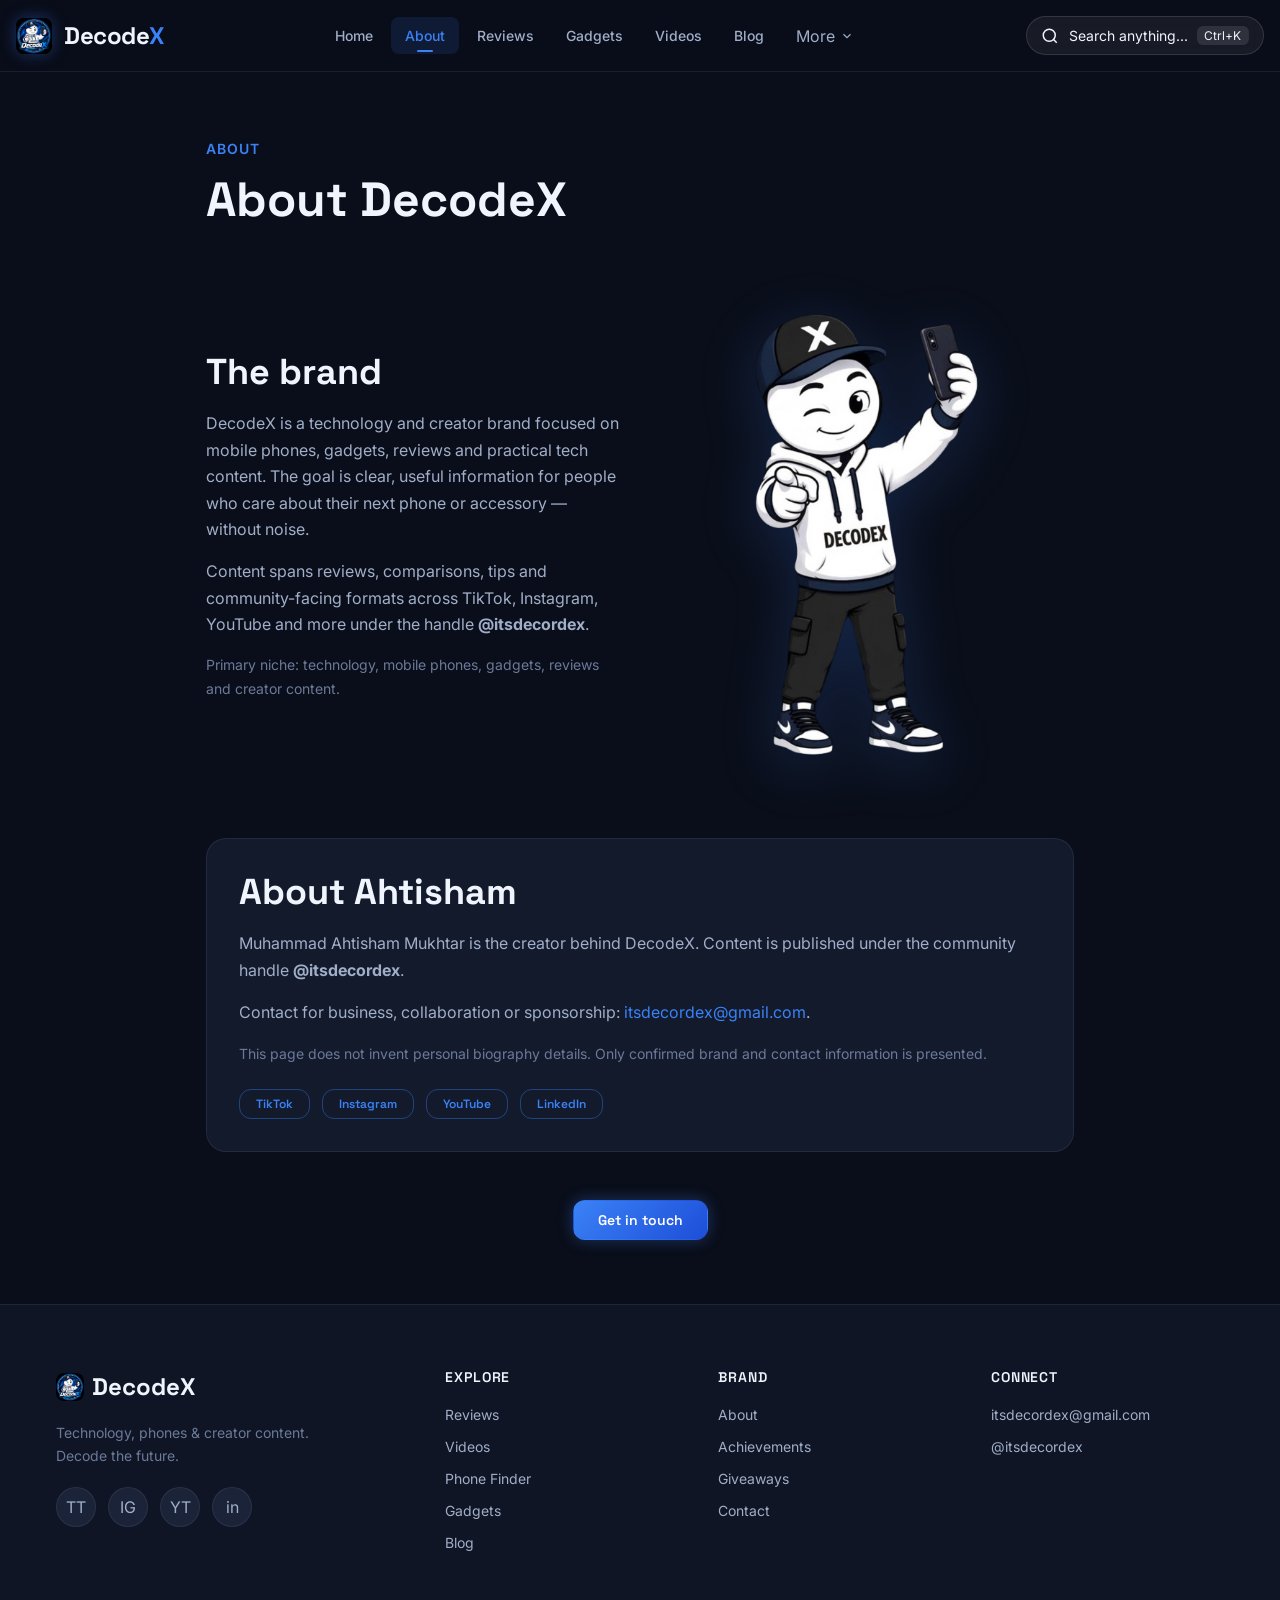
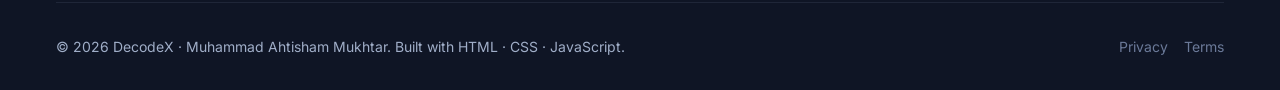
<file: decodex/pages/about.html>
<!DOCTYPE html>
<html lang="en" data-theme="dark">
<head>
  <meta charset="UTF-8">
  <meta name="viewport" content="width=device-width, initial-scale=1.0">
  <meta name="description" content="About DecodeX and creator Muhammad Ahtisham Mukhtar — technology, phones and creator content.">
  <title>About — DecodeX</title>
  <link rel="icon" href="data:image/svg+xml,<svg xmlns='http://www.w3.org/2000/svg' viewBox='0 0 100 100'><rect fill='%233b82f6' rx='20' width='100' height='100'/><text x='50' y='68' font-size='50' font-weight='bold' fill='white' text-anchor='middle' font-family='system-ui'>X</text></svg>">
  <link rel="preconnect" href="https://fonts.googleapis.com">
  <link rel="preconnect" href="https://fonts.gstatic.com" crossorigin>
  <link href="https://fonts.googleapis.com/css2?family=Inter:wght@400;500;600&family=Space+Grotesk:wght@500;600;700&display=swap" rel="stylesheet">
  <link rel="stylesheet" href="../css/variables.css">
  <link rel="stylesheet" href="../css/base.css">
  <link rel="stylesheet" href="../css/layout.css">
  <link rel="stylesheet" href="../css/components.css">
  
  <div id="site-header"></div>

  <main>
    <section class="section">
      <div class="container" style="max-width:900px">
        <div class="section-header" style="text-align:left;margin-bottom:var(--space-12)">
          <span class="section-header__eyebrow">About</span>
          <h1 class="section-header__title">About DecodeX</h1>
        </div>

        <div class="grid grid--2" style="align-items:center;gap:var(--space-10);margin-bottom:var(--space-16)">
          <div>
            <h2 style="margin-bottom:var(--space-4)">The brand</h2>
            <p style="margin-bottom:var(--space-4)">
              DecodeX is a technology and creator brand focused on mobile phones, gadgets, reviews and practical tech content.
              The goal is clear, useful information for people who care about their next phone or accessory — without noise.
            </p>
            <p style="margin-bottom:var(--space-4)">
              Content spans reviews, comparisons, tips and community-facing formats across TikTok, Instagram, YouTube and more under the handle <strong>@itsdecordex</strong>.
            </p>
            <p style="color:var(--color-text-muted);font-size:var(--fs-sm)">
              Primary niche: technology, mobile phones, gadgets, reviews and creator content.
            </p>
          </div>
          <div class="text-center">
            <img src="../assets/images/character.png" alt="DecodeX mascot" style="max-width:260px;margin-inline:auto;filter:drop-shadow(0 12px 28px rgba(59,130,246,0.2))" width="260" height="320" loading="lazy">
          </div>
        </div>

        <div style="background:var(--color-bg-card);border:1px solid var(--color-border);border-radius:var(--radius-2xl);padding:var(--space-8);margin-bottom:var(--space-12)">
          <h2 style="margin-bottom:var(--space-4)">About Ahtisham</h2>
          <p style="margin-bottom:var(--space-4)">
            Muhammad Ahtisham Mukhtar is the creator behind DecodeX. Content is published under the community handle <strong>@itsdecordex</strong>.
          </p>
          <p style="margin-bottom:var(--space-4)">
            Contact for business, collaboration or sponsorship: <a href="mailto:itsdecordex@gmail.com">itsdecordex@gmail.com</a>.
          </p>
          <p style="color:var(--color-text-muted);font-size:var(--fs-sm)">
            This page does not invent personal biography details. Only confirmed brand and contact information is presented.
          </p>
          <div style="margin-top:var(--space-6);display:flex;flex-wrap:wrap;gap:var(--space-3)">
            <a href="https://www.tiktok.com/@itsdecordex" class="btn btn--outline btn--sm" target="_blank" rel="noopener">TikTok</a>
            <a href="https://www.instagram.com/itsdecordex" class="btn btn--outline btn--sm" target="_blank" rel="noopener">Instagram</a>
            <a href="https://youtube.com/@itsdecordex" class="btn btn--outline btn--sm" target="_blank" rel="noopener">YouTube</a>
            <a href="https://www.linkedin.com/in/muhammad-ahtisham-mukhtar-68341a3a6" class="btn btn--outline btn--sm" target="_blank" rel="noopener">LinkedIn</a>
          </div>
        </div>

        <div class="text-center">
          <a href="contact.html" class="btn btn--primary">Get in touch</a>
        </div>
      </div>
    </section>
  </main>

 <div id="site-footer"></div>
  <button id="back-to-top" class="back-to-top" aria-label="Back to top"><svg width="20" height="20" viewBox="0 0 24 24" fill="none" stroke="currentColor" stroke-width="2"><path d="M18 15l-6-6-6 6"/></svg></button>
  <div id="search-overlay" class="search-overlay" role="dialog" aria-modal="true"><div class="search-modal"><div class="search-input-wrap"><input type="search" id="search-input" placeholder="Search…" aria-label="Search"><button id="search-close" class="btn btn--ghost btn--sm">Esc</button></div><div id="search-results" class="search-results"></div></div></div>
  <script>document.getElementById('year').textContent=new Date().getFullYear();</script>
  <script src="../data/phones.js"></script>
  <script src="../data/videos.js"></script>
  <script src="../js/partials.js"></script>
  <script src="../js/app.js"></script>
</body>
</html>
</file>
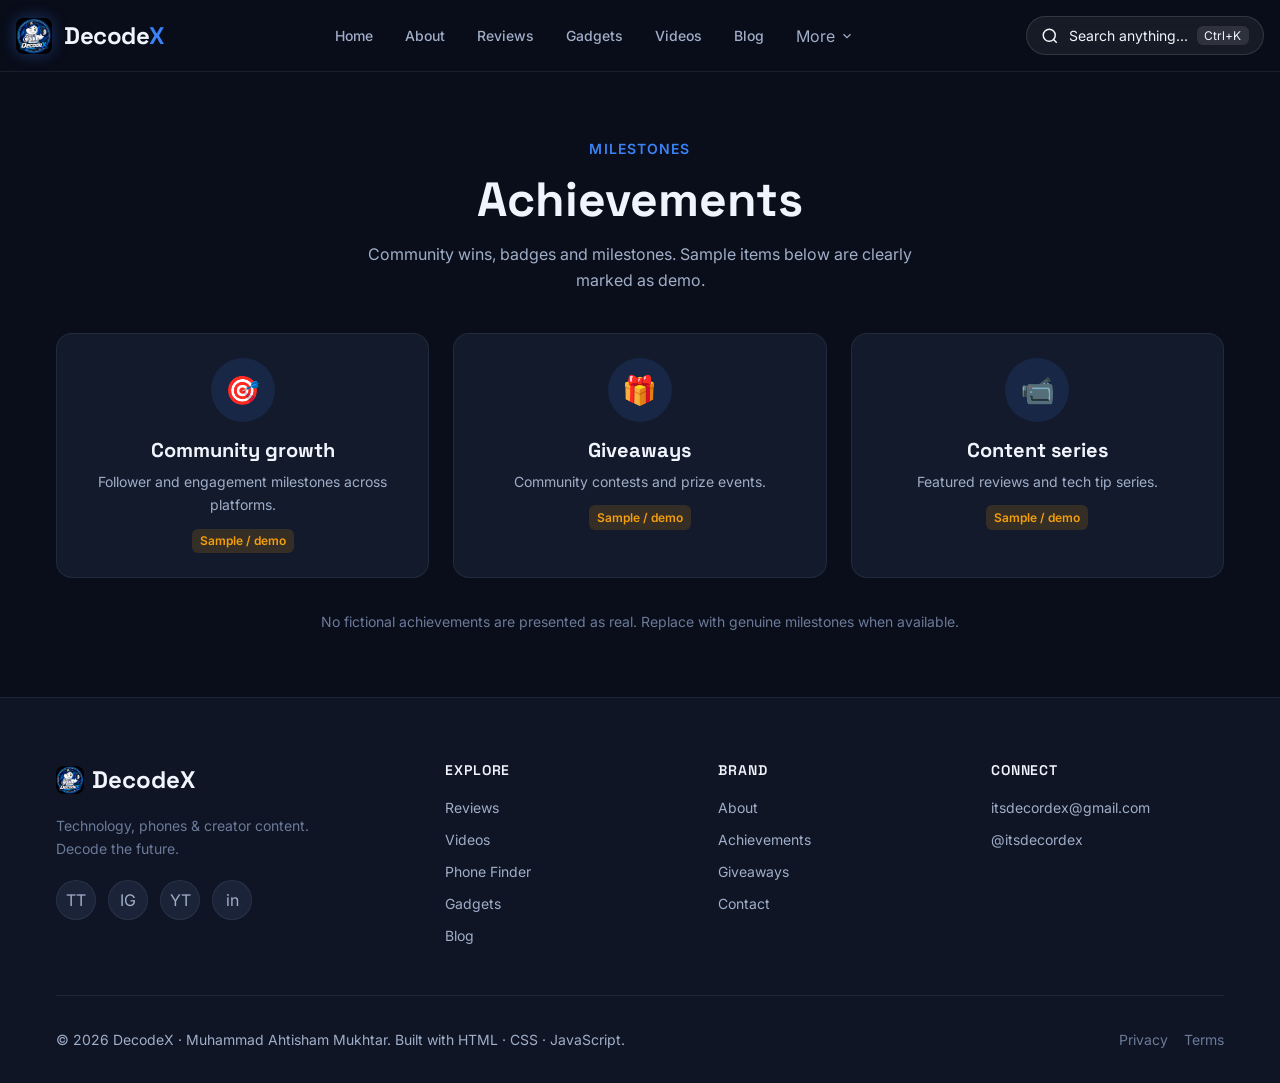
<file: decodex/pages/achievements.html>
<!DOCTYPE html>
<html lang="en" data-theme="dark">
<head>
  <meta charset="UTF-8">
  <meta name="viewport" content="width=device-width, initial-scale=1.0">
  <title>Achievements — DecodeX</title>
  <link href="https://fonts.googleapis.com/css2?family=Inter:wght@400;500;600&family=Space+Grotesk:wght@500;600;700&display=swap" rel="stylesheet">
  <link rel="stylesheet" href="../css/variables.css">
  <link rel="stylesheet" href="../css/base.css">
  <link rel="stylesheet" href="../css/layout.css">
  <link rel="stylesheet" href="../css/components.css">
</head>
<body>
  <div id="site-header"></div>

  <main>
    <section class="section">
      <div class="container">
        <div class="section-header">
          <span class="section-header__eyebrow">Milestones</span>
          <h1 class="section-header__title">Achievements</h1>
          <p class="section-header__desc">Community wins, badges and milestones. Sample items below are clearly marked as demo.</p>
        </div>
        <div class="grid grid--3">
          <div class="achievement-card">
            <div class="achievement-card__icon">🎯</div>
            <h3 class="achievement-card__title">Community growth</h3>
            <p class="achievement-card__desc">Follower and engagement milestones across platforms.</p>
            <span class="demo-label">Sample / demo</span>
          </div>
          <div class="achievement-card">
            <div class="achievement-card__icon">🎁</div>
            <h3 class="achievement-card__title">Giveaways</h3>
            <p class="achievement-card__desc">Community contests and prize events.</p>
            <span class="demo-label">Sample / demo</span>
          </div>
          <div class="achievement-card">
            <div class="achievement-card__icon">📹</div>
            <h3 class="achievement-card__title">Content series</h3>
            <p class="achievement-card__desc">Featured reviews and tech tip series.</p>
            <span class="demo-label">Sample / demo</span>
          </div>
        </div>
        <p class="text-center text-muted" style="margin-top:var(--space-8);font-size:var(--fs-sm)">No fictional achievements are presented as real. Replace with genuine milestones when available.</p>
      </div>
    </section>
  </main>
  <div id="site-footer"></div>
  <script src="../js/partials.js"></script>
  <script src="../js/app.js"></script>
</body>
</html>
</file>
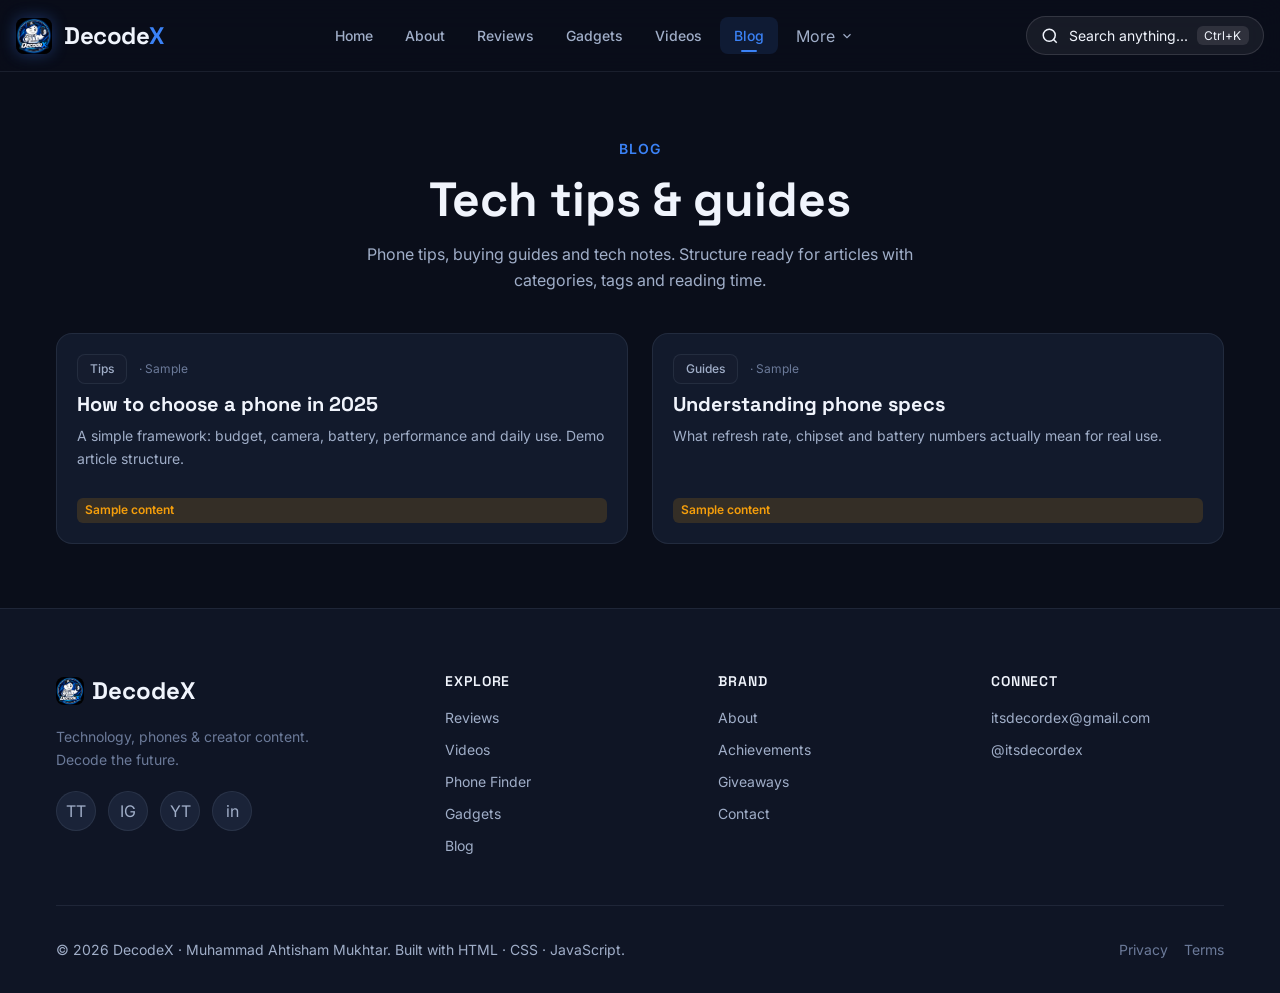
<file: decodex/pages/blog.html>
<!DOCTYPE html>
<html lang="en" data-theme="dark">
<head>
  <meta charset="UTF-8">
  <meta name="viewport" content="width=device-width, initial-scale=1.0">
  <title>Blog — DecodeX</title>
  <link href="https://fonts.googleapis.com/css2?family=Inter:wght@400;500;600&family=Space+Grotesk:wght@500;600;700&display=swap" rel="stylesheet">
  <link rel="stylesheet" href="../css/variables.css">
  <link rel="stylesheet" href="../css/base.css">
  <link rel="stylesheet" href="../css/layout.css">
  <link rel="stylesheet" href="../css/components.css">
</head>
<body>
 <div id="site-header"></div>
  
  <main>
    <section class="section">
      <div class="container">
        <div class="section-header">
          <span class="section-header__eyebrow">Blog</span>
          <h1 class="section-header__title">Tech tips & guides</h1>
          <p class="section-header__desc">Phone tips, buying guides and tech notes. Structure ready for articles with categories, tags and reading time.</p>
        </div>
        <div class="grid grid--2">
          <article class="content-card">
            <div class="content-card__body">
              <div class="content-card__meta"><span class="tag">Tips</span><span>· Sample</span></div>
              <h2 class="content-card__title">How to choose a phone in 2025</h2>
              <p class="content-card__desc">A simple framework: budget, camera, battery, performance and daily use. Demo article structure.</p>
              <span class="demo-label">Sample content</span>
            </div>
          </article>
          <article class="content-card">
            <div class="content-card__body">
              <div class="content-card__meta"><span class="tag">Guides</span><span>· Sample</span></div>
              <h2 class="content-card__title">Understanding phone specs</h2>
              <p class="content-card__desc">What refresh rate, chipset and battery numbers actually mean for real use.</p>
              <span class="demo-label">Sample content</span>
            </div>
          </article>
        </div>
      </div>
    </section>
  </main>
  <div id="site-footer"></div>
  <script src="../js/partials.js"></script>
  <script src="../js/app.js"></script>
</body>
</html>
</file>
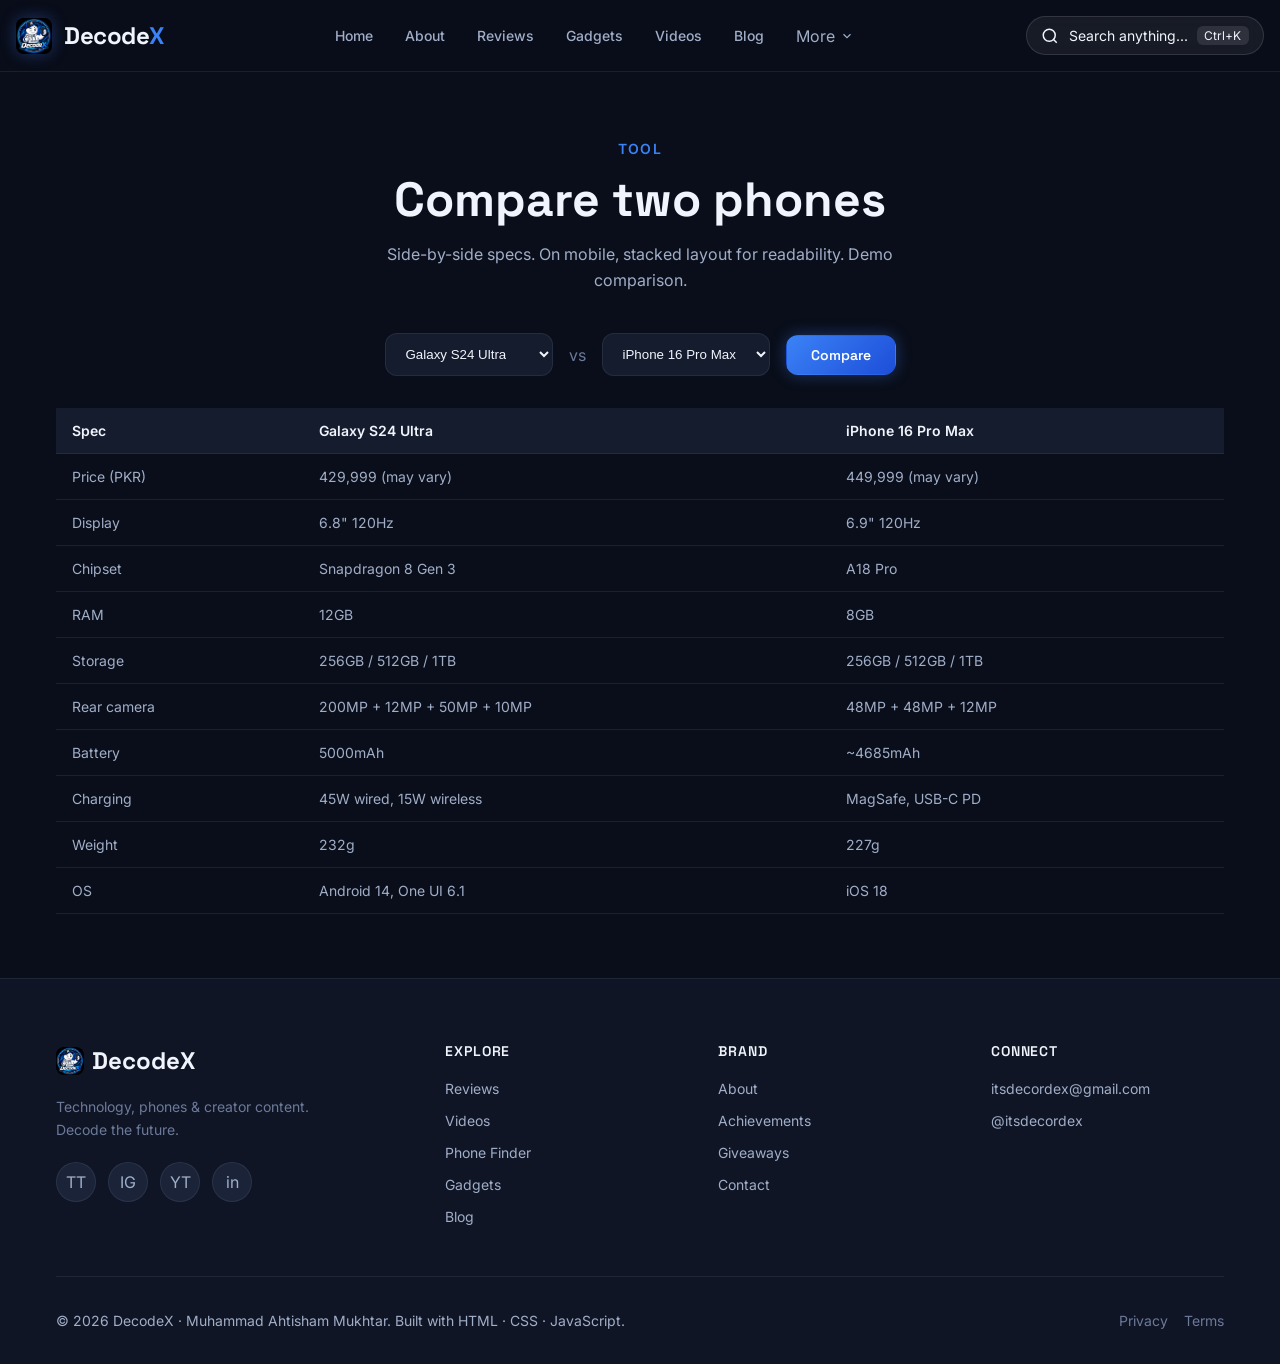
<file: decodex/pages/compare.html>
<!DOCTYPE html>
<html lang="en" data-theme="dark">
<head>
  <meta charset="UTF-8">
  <meta name="viewport" content="width=device-width, initial-scale=1.0">
  <title>Compare Phones — DecodeX</title>
  <link href="https://fonts.googleapis.com/css2?family=Inter:wght@400;500;600&family=Space+Grotesk:wght@500;600;700&display=swap" rel="stylesheet">
  <link rel="stylesheet" href="../css/variables.css">
  <link rel="stylesheet" href="../css/base.css">
  <link rel="stylesheet" href="../css/layout.css">
  <link rel="stylesheet" href="../css/components.css">
</head>
<body>
  <div id="site-header"></div>
  <main>
    <section class="section">
      <div class="container">
        <div class="section-header">
          <span class="section-header__eyebrow">Tool</span>
          <h1 class="section-header__title">Compare two phones</h1>
          <p class="section-header__desc">Side-by-side specs. On mobile, stacked layout for readability. Demo comparison.</p>
        </div>
        <div class="flex-center gap-4" style="margin-bottom:var(--space-8);flex-wrap:wrap">
          <select id="phone-a" class="form-group" style="padding:0.75rem 1rem;background:var(--color-bg-tertiary);border:1px solid var(--color-border);border-radius:var(--radius-lg);color:var(--color-text-primary)"></select>
          <span style="color:var(--color-text-muted)">vs</span>
          <select id="phone-b" style="padding:0.75rem 1rem;background:var(--color-bg-tertiary);border:1px solid var(--color-border);border-radius:var(--radius-lg);color:var(--color-text-primary)"></select>
          <button id="run-compare" class="btn btn--primary">Compare</button>
        </div>
        <div id="compare-output"></div>
      </div>
    </section>
  </main>
  <div id="site-footer"></div>
  <script src="../data/phones.js"></script>
  <script src="../js/partials.js"></script>
  <script src="../js/app.js"></script>
  <script>
    (function(){
      const a=document.getElementById('phone-a'), b=document.getElementById('phone-b'), out=document.getElementById('compare-output');
      if(!window.PHONES_DATA) return;
      const opts=window.PHONES_DATA.map(p=>`<option value="${p.id}">${p.name}</option>`).join('');
      a.innerHTML=opts; b.innerHTML=opts;
      if(window.PHONES_DATA[1]) b.value=window.PHONES_DATA[1].id;
      document.getElementById('run-compare').addEventListener('click',()=>{
        const pa=window.PHONES_DATA.find(x=>x.id===a.value), pb=window.PHONES_DATA.find(x=>x.id===b.value);
        if(!pa||!pb) return;
        const rows=[
          ['Price (PKR)', pa.pricePKR.toLocaleString()+' (may vary)', pb.pricePKR.toLocaleString()+' (may vary)'],
          ['Display', pa.display.size+' '+pa.display.refreshRate, pb.display.size+' '+pb.display.refreshRate],
          ['Chipset', pa.chipset, pb.chipset],
          ['RAM', pa.ram, pb.ram],
          ['Storage', pa.storage, pb.storage],
          ['Rear camera', pa.cameras.rear, pb.cameras.rear],
          ['Battery', pa.battery, pb.battery],
          ['Charging', pa.charging, pb.charging],
          ['Weight', pa.weight, pb.weight],
          ['OS', pa.os, pb.os]
        ];
        out.innerHTML=`
          <div class="compare-desktop">
            <table class="compare-table">
              <thead><tr><th>Spec</th><th>${pa.name}</th><th>${pb.name}</th></tr></thead>
              <tbody>${rows.map(r=>`<tr><td>${r[0]}</td><td>${r[1]}</td><td>${r[2]}</td></tr>`).join('')}</tbody>
            </table>
          </div>
          <div class="compare-mobile">
            ${rows.map(r=>`<div class="compare-mobile__section"><div class="compare-mobile__label">${r[0]}</div><div class="compare-mobile__row"><div><strong>${pa.name}</strong><br>${r[1]}</div><div><strong>${pb.name}</strong><br>${r[2]}</div></div></div>`).join('')}
          </div>
        `;
      });
      document.getElementById('run-compare').click();
    })();
  </script>
</body>
</html>
</file>
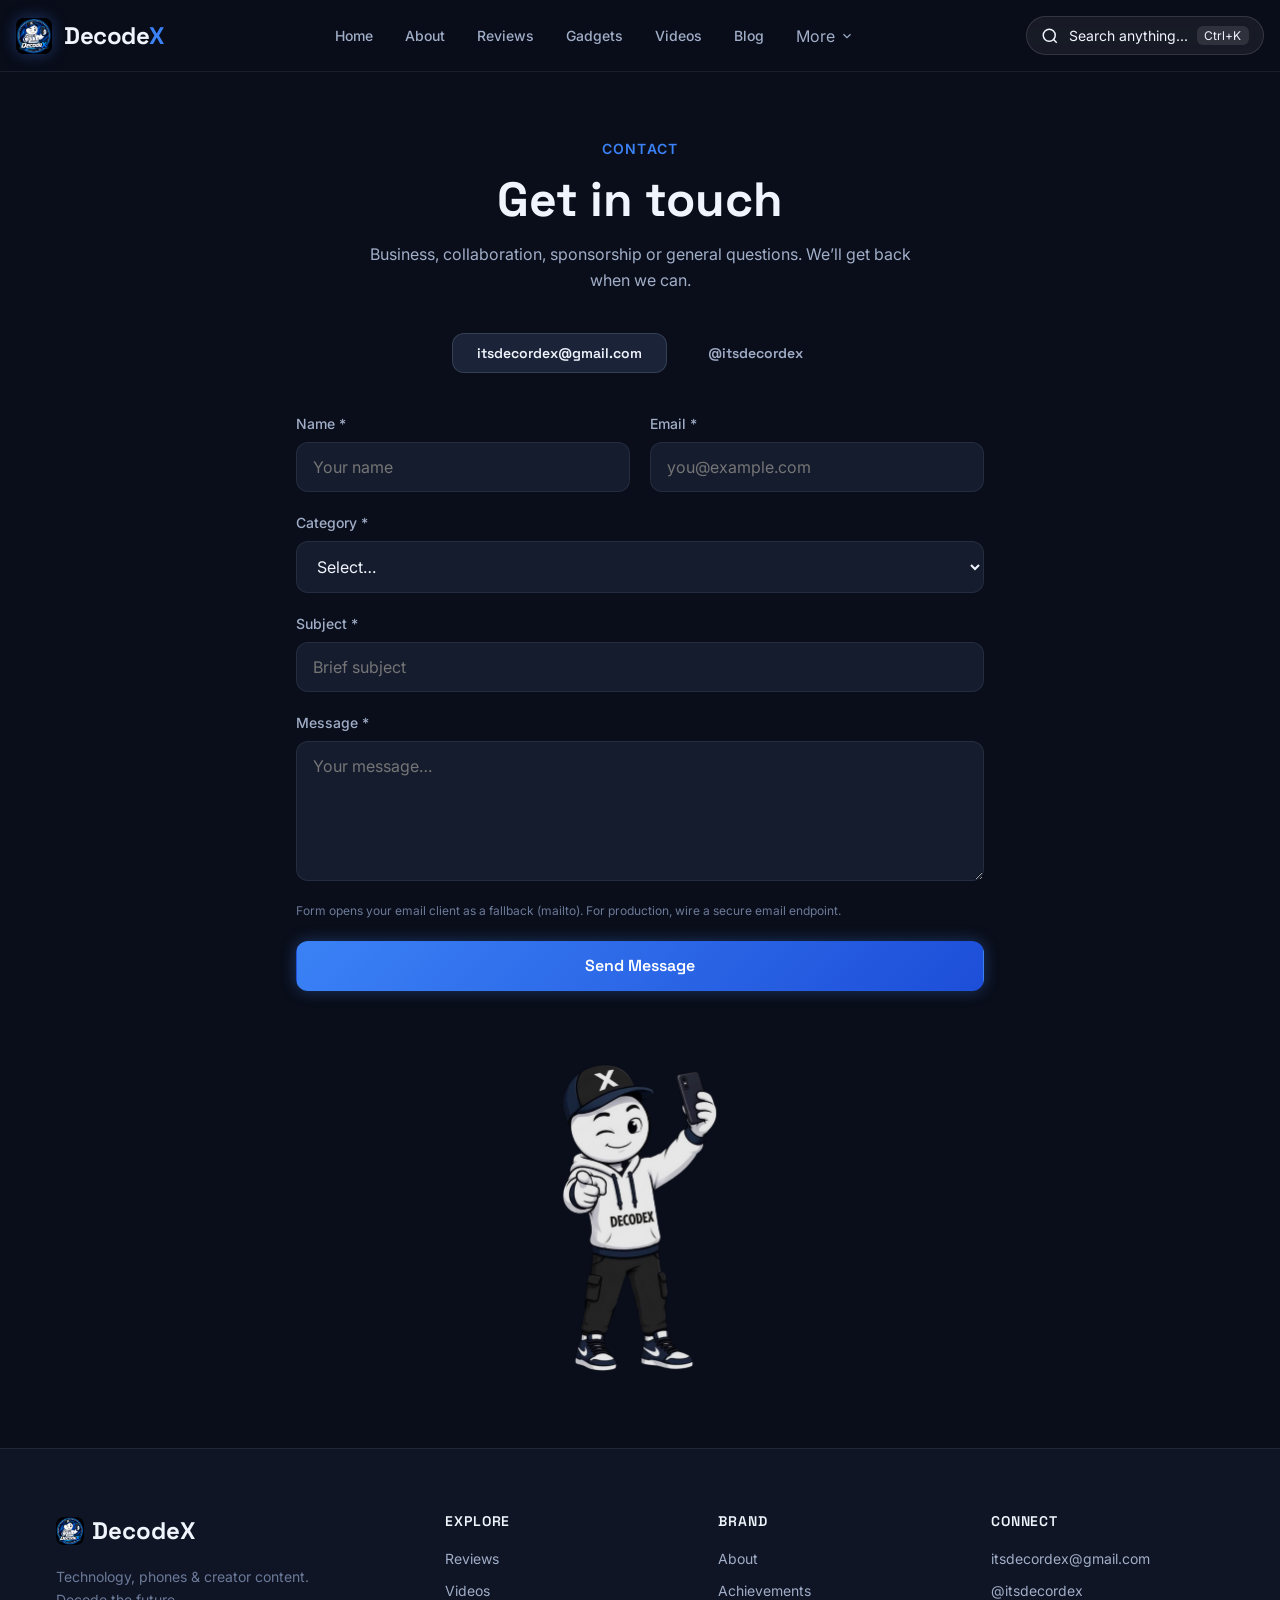
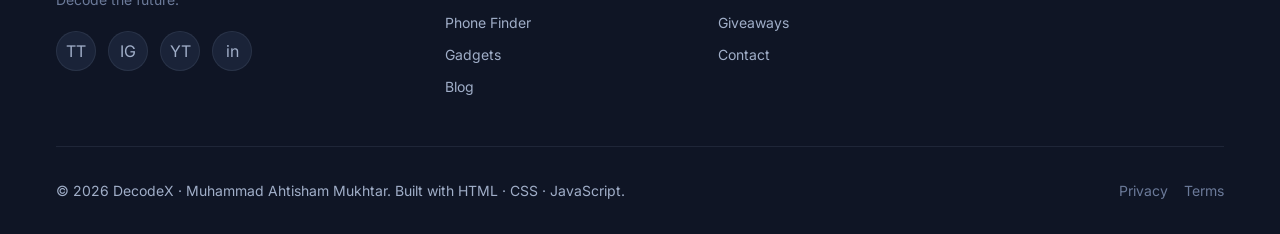
<file: decodex/pages/contact.html>
<!DOCTYPE html>
<html lang="en" data-theme="dark">
<head>
  <meta charset="UTF-8">
  <meta name="viewport" content="width=device-width, initial-scale=1.0">
  <meta name="description" content="Contact DecodeX — business, collaboration, sponsorship or general messages.">
  <title>Contact — DecodeX</title>
  <link rel="icon" href="data:image/svg+xml,<svg xmlns='http://www.w3.org/2000/svg' viewBox='0 0 100 100'><rect fill='%233b82f6' rx='20' width='100' height='100'/><text x='50' y='68' font-size='50' font-weight='bold' fill='white' text-anchor='middle' font-family='system-ui'>X</text></svg>">
  <link rel="preconnect" href="https://fonts.googleapis.com">
  <link rel="preconnect" href="https://fonts.gstatic.com" crossorigin>
  <link href="https://fonts.googleapis.com/css2?family=Inter:wght@400;500;600&family=Space+Grotesk:wght@500;600;700&display=swap" rel="stylesheet">
  <link rel="stylesheet" href="../css/variables.css">
  <link rel="stylesheet" href="../css/base.css">
  <link rel="stylesheet" href="../css/layout.css">
  <link rel="stylesheet" href="../css/components.css">
</head>
<body>
  <div id="scroll-progress" class="scroll-progress"></div>
  <div id="site-header"></div>
  <main>
    <section class="section">
      <div class="container" style="max-width:720px">
        <div class="section-header">
          <span class="section-header__eyebrow">Contact</span>
          <h1 class="section-header__title">Get in touch</h1>
          <p class="section-header__desc">Business, collaboration, sponsorship or general questions. We’ll get back when we can.</p>
        </div>

        <div style="display:flex;flex-wrap:wrap;gap:var(--space-4);justify-content:center;margin-bottom:var(--space-10)">
          <a href="mailto:itsdecordex@gmail.com" class="btn btn--secondary">itsdecordex@gmail.com</a>
          <a href="https://www.tiktok.com/@itsdecordex" class="btn btn--ghost" target="_blank" rel="noopener">@itsdecordex</a>
        </div>

        <form id="contact-form" class="contact-form" novalidate>
          <div class="form-row">
            <div class="form-group">
              <label for="name">Name *</label>
              <input type="text" id="name" name="name" required autocomplete="name" placeholder="Your name">
              <span class="error-msg">Please enter your name</span>
            </div>
            <div class="form-group">
              <label for="email">Email *</label>
              <input type="email" id="email" name="email" required autocomplete="email" placeholder="you@example.com">
              <span class="error-msg">Please enter a valid email</span>
            </div>
          </div>
          <div class="form-group">
            <label for="category">Category *</label>
            <select id="category" name="category" required>
              <option value="">Select…</option>
              <option value="Business Inquiry">Business Inquiry</option>
              <option value="Collaboration">Collaboration</option>
              <option value="Sponsorship">Sponsorship</option>
              <option value="General Message">General Message</option>
            </select>
            <span class="error-msg">Please select a category</span>
          </div>
          <div class="form-group">
            <label for="subject">Subject *</label>
            <input type="text" id="subject" name="subject" required placeholder="Brief subject">
            <span class="error-msg">Please enter a subject</span>
          </div>
          <div class="form-group">
            <label for="message">Message *</label>
            <textarea id="message" name="message" required placeholder="Your message…"></textarea>
            <span class="error-msg">Please enter a message</span>
          </div>
          <p style="font-size:var(--fs-xs);color:var(--color-text-muted)">
            <!-- Integration point: connect Formspree, EmailJS or your backend here. No API keys in frontend. -->
            Form opens your email client as a fallback (mailto). For production, wire a secure email endpoint.
          </p>
          <button type="submit" class="btn btn--primary btn--lg">Send Message</button>
        </form>

        <div class="text-center" style="margin-top:var(--space-12)">
          <img src="../assets/images/character.png" alt="DecodeX character" style="max-width:180px;margin-inline:auto;opacity:0.9" width="180" height="220" loading="lazy">
        </div>
      </div>
    </section>
  </main>
<div id="site-footer"></div>
  <button id="back-to-top" class="back-to-top" aria-label="Back to top"><svg width="20" height="20" viewBox="0 0 24 24" fill="none" stroke="currentColor" stroke-width="2"><path d="M18 15l-6-6-6 6"/></svg></button>
  <div id="search-overlay" class="search-overlay" role="dialog" aria-modal="true"><div class="search-modal"><div class="search-input-wrap"><input type="search" id="search-input" placeholder="Search…" aria-label="Search"><button id="search-close" class="btn btn--ghost btn--sm">Esc</button></div><div id="search-results" class="search-results"></div></div></div>
  <script>document.getElementById('year').textContent=new Date().getFullYear();</script>
  <script src="../data/phones.js"></script>
  <script src="../data/videos.js"></script>
  <script src="../js/partials.js"></script>
  
  <script src="../js/app.js"></script>
</body>
</html>
</file>
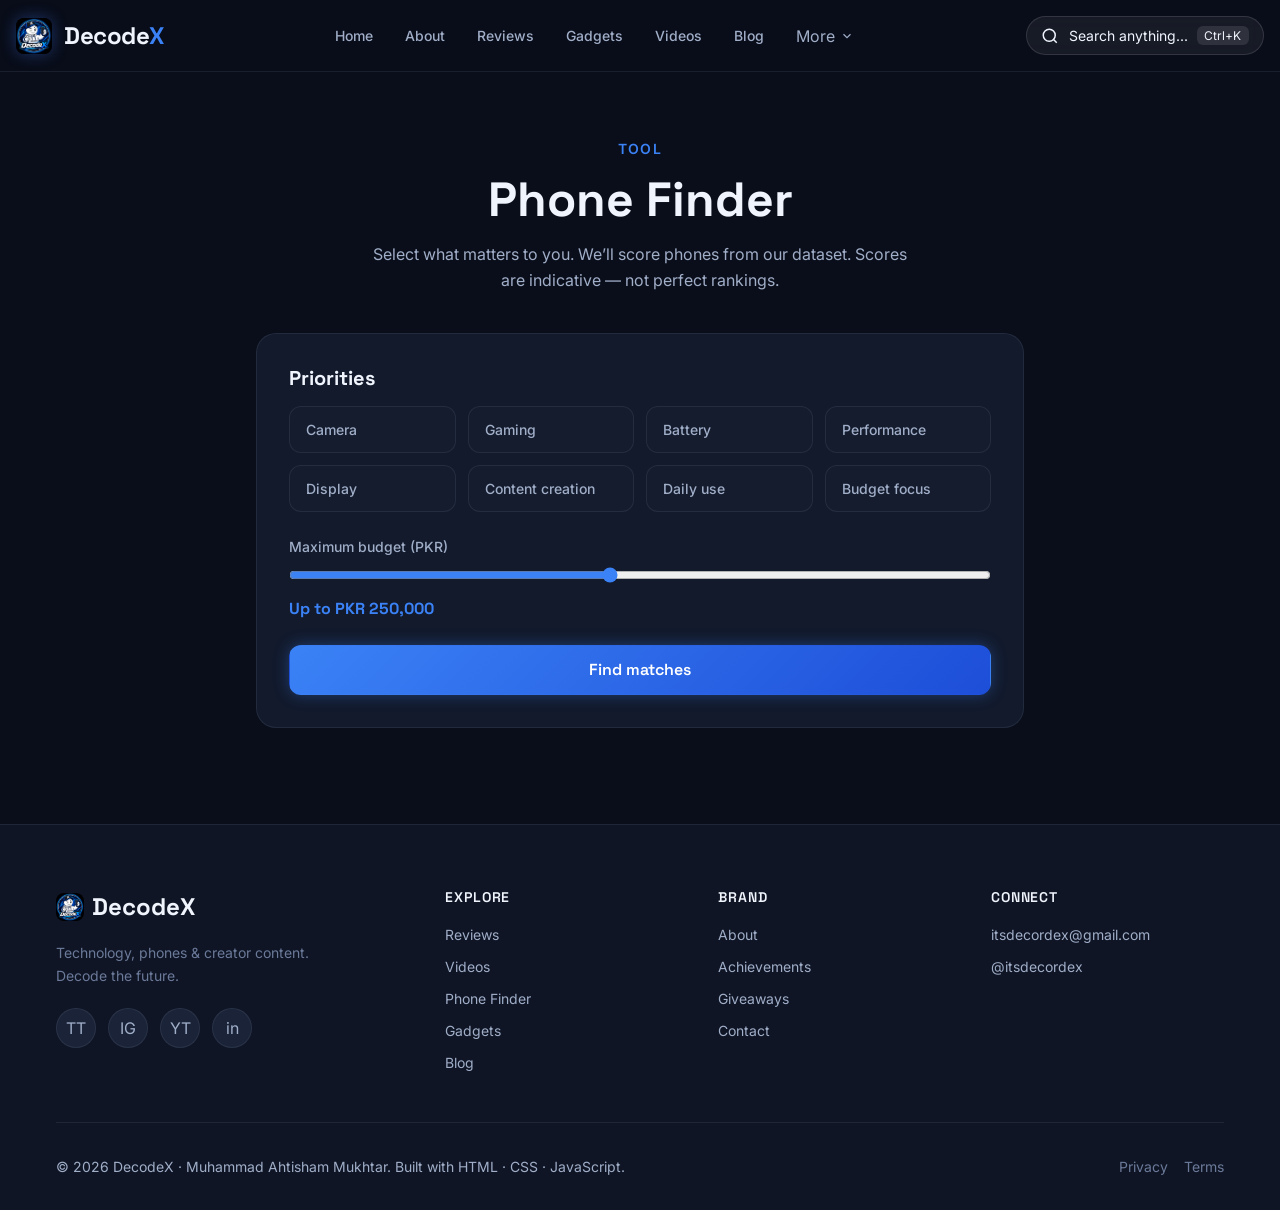
<file: decodex/pages/finder.html>
<!DOCTYPE html>
<html lang="en" data-theme="dark">
<head>
  <meta charset="UTF-8">
  <meta name="viewport" content="width=device-width, initial-scale=1.0">
  <meta name="description" content="DecodeX Phone Finder — match phones to your budget, camera, gaming and battery needs.">
  <title>Phone Finder — DecodeX</title>
  <link rel="icon" href="data:image/svg+xml,<svg xmlns='http://www.w3.org/2000/svg' viewBox='0 0 100 100'><rect fill='%233b82f6' rx='20' width='100' height='100'/><text x='50' y='68' font-size='50' font-weight='bold' fill='white' text-anchor='middle' font-family='system-ui'>X</text></svg>">
  <link rel="preconnect" href="https://fonts.googleapis.com">
  <link rel="preconnect" href="https://fonts.gstatic.com" crossorigin>
  <link href="https://fonts.googleapis.com/css2?family=Inter:wght@400;500;600&family=Space+Grotesk:wght@500;600;700&display=swap" rel="stylesheet">
  <link rel="stylesheet" href="../css/variables.css">
  <link rel="stylesheet" href="../css/base.css">
  <link rel="stylesheet" href="../css/layout.css">
  <link rel="stylesheet" href="../css/components.css">

<div id="site-header"></div>

  <main>
    <section class="section">
      <div class="container" style="max-width:800px">
        <div class="section-header">
          <span class="section-header__eyebrow">Tool</span>
          <h1 class="section-header__title">Phone Finder</h1>
          <p class="section-header__desc">Select what matters to you. We’ll score phones from our dataset. Scores are indicative — not perfect rankings.</p>
        </div>

        <form id="finder-form" class="finder-panel">
          <h2 style="font-size:var(--fs-lg);margin-bottom:var(--space-4)">Priorities</h2>
          <div class="finder-criteria">
            <label class="criteria-chip" data-criteria="camera"><input type="checkbox"> Camera</label>
            <label class="criteria-chip" data-criteria="gaming"><input type="checkbox"> Gaming</label>
            <label class="criteria-chip" data-criteria="battery"><input type="checkbox"> Battery</label>
            <label class="criteria-chip" data-criteria="performance"><input type="checkbox"> Performance</label>
            <label class="criteria-chip" data-criteria="display"><input type="checkbox"> Display</label>
            <label class="criteria-chip" data-criteria="content-creation"><input type="checkbox"> Content creation</label>
            <label class="criteria-chip" data-criteria="daily-use"><input type="checkbox"> Daily use</label>
            <label class="criteria-chip" data-criteria="budget"><input type="checkbox"> Budget focus</label>
          </div>

          <div class="budget-range">
            <label for="budget-slider">Maximum budget (PKR)</label>
            <input type="range" id="budget-slider" min="40000" max="500000" step="10000" value="250000">
            <div id="budget-display" class="budget-display">Up to PKR 250,000</div>
          </div>

          <button type="submit" class="btn btn--primary btn--lg" style="width:100%">Find matches</button>
        </form>

        <div id="finder-results" class="finder-results"></div>
      </div>
    </section>
  </main>
<div id="site-footer"></div>

  <button id="back-to-top" class="back-to-top" aria-label="Back to top"><svg width="20" height="20" viewBox="0 0 24 24" fill="none" stroke="currentColor" stroke-width="2"><path d="M18 15l-6-6-6 6"/></svg></button>
  <div id="search-overlay" class="search-overlay" role="dialog" aria-modal="true"><div class="search-modal"><div class="search-input-wrap"><input type="search" id="search-input" placeholder="Search…" aria-label="Search"><button id="search-close" class="btn btn--ghost btn--sm">Esc</button></div><div id="search-results" class="search-results"></div></div></div>
  <script>document.getElementById('year').textContent=new Date().getFullYear();</script>
  <script src="../data/phones.js"></script>
  <script src="../data/videos.js"></script>
  <script src="../js/partials.js"></script>
  <script src="../js/app.js"></script>
</body>
</html>
</file>
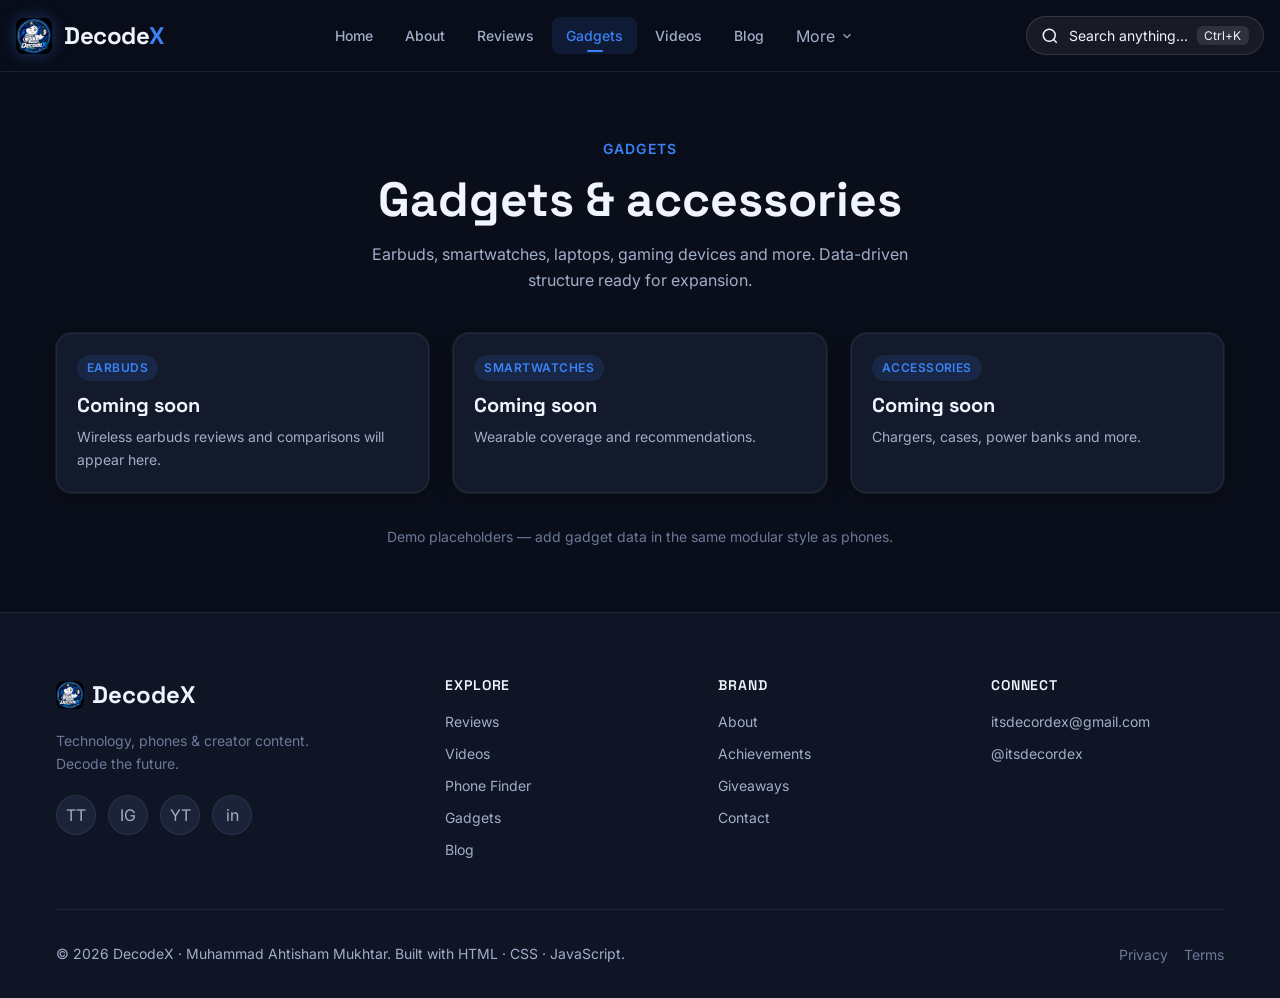
<file: decodex/pages/gadgets.html>
<!DOCTYPE html>
<html lang="en" data-theme="dark">
<head>
  <meta charset="UTF-8">
  <meta name="viewport" content="width=device-width, initial-scale=1.0">
  <meta name="description" content="DecodeX Gadgets — earbuds, smartwatches, accessories and more.">
  <title>Gadgets — DecodeX</title>
  <link rel="icon" href="data:image/svg+xml,<svg xmlns='http://www.w3.org/2000/svg' viewBox='0 0 100 100'><rect fill='%233b82f6' rx='20' width='100' height='100'/><text x='50' y='68' font-size='50' font-weight='bold' fill='white' text-anchor='middle' font-family='system-ui'>X</text></svg>">
  <link href="https://fonts.googleapis.com/css2?family=Inter:wght@400;500;600&family=Space+Grotesk:wght@500;600;700&display=swap" rel="stylesheet">
  <link rel="stylesheet" href="../css/variables.css">
  <link rel="stylesheet" href="../css/base.css">
  <link rel="stylesheet" href="../css/layout.css">
  <link rel="stylesheet" href="../css/components.css">
<div id="site-header"></div>
  <main>
    <section class="section">
      <div class="container">
        <div class="section-header">
          <span class="section-header__eyebrow">Gadgets</span>
          <h1 class="section-header__title">Gadgets & accessories</h1>
          <p class="section-header__desc">Earbuds, smartwatches, laptops, gaming devices and more. Data-driven structure ready for expansion.</p>
        </div>
        <div class="grid grid--3">
          <div class="card"><div class="card__body"><span class="badge">Earbuds</span><h3 class="card__title" style="margin-top:var(--space-3)">Coming soon</h3><p class="card__desc">Wireless earbuds reviews and comparisons will appear here.</p></div></div>
          <div class="card"><div class="card__body"><span class="badge">Smartwatches</span><h3 class="card__title" style="margin-top:var(--space-3)">Coming soon</h3><p class="card__desc">Wearable coverage and recommendations.</p></div></div>
          <div class="card"><div class="card__body"><span class="badge">Accessories</span><h3 class="card__title" style="margin-top:var(--space-3)">Coming soon</h3><p class="card__desc">Chargers, cases, power banks and more.</p></div></div>
        </div>
        <p class="text-center text-muted" style="margin-top:var(--space-8);font-size:var(--fs-sm)">Demo placeholders — add gadget data in the same modular style as phones.</p>
      </div>
    </section>
  </main>
  <div id="site-footer"></div>
  <script src="../js/partials.js"></script>
  <script src="../js/app.js"></script>
</body>
</html>
</file>
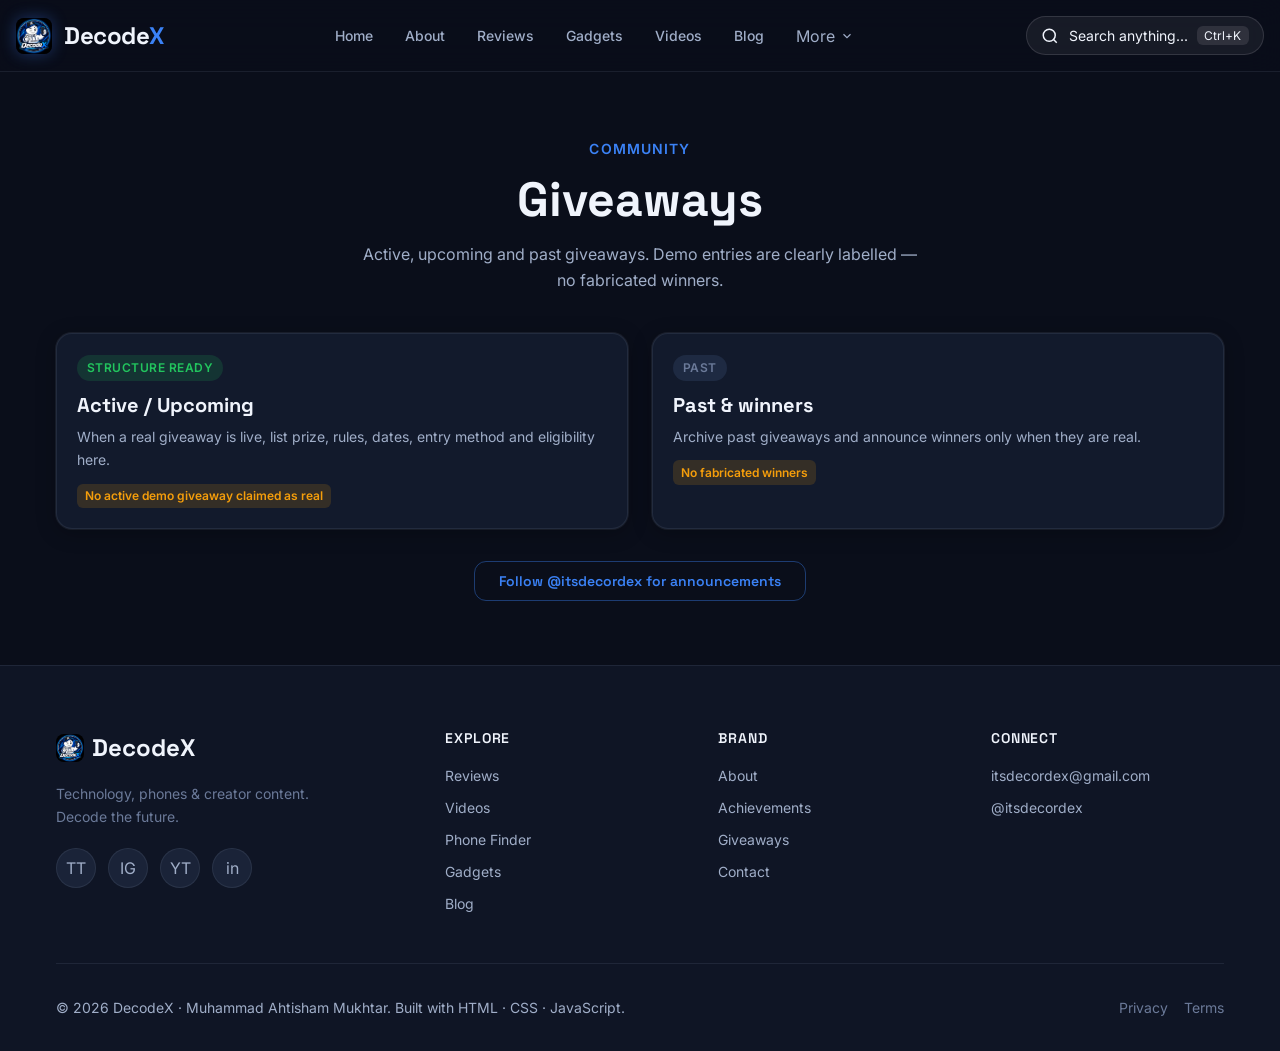
<file: decodex/pages/giveaways.html>
<!DOCTYPE html>
<html lang="en" data-theme="dark">
<head>
  <meta charset="UTF-8">
  <meta name="viewport" content="width=device-width, initial-scale=1.0">
  <title>Giveaways — DecodeX</title>
  <link href="https://fonts.googleapis.com/css2?family=Inter:wght@400;500;600&family=Space+Grotesk:wght@500;600;700&display=swap" rel="stylesheet">
  <link rel="stylesheet" href="../css/variables.css">
  <link rel="stylesheet" href="../css/base.css">
  <link rel="stylesheet" href="../css/layout.css">
  <link rel="stylesheet" href="../css/components.css">
<div id="site-header"></div>
  <main>
    <section class="section">
      <div class="container">
        <div class="section-header">
          <span class="section-header__eyebrow">Community</span>
          <h1 class="section-header__title">Giveaways</h1>
          <p class="section-header__desc">Active, upcoming and past giveaways. Demo entries are clearly labelled — no fabricated winners.</p>
        </div>
        <div class="grid grid--2">
          <div class="card"><div class="card__body">
            <span class="badge badge--success">Structure ready</span>
            <h3 class="card__title" style="margin-top:var(--space-3)">Active / Upcoming</h3>
            <p class="card__desc">When a real giveaway is live, list prize, rules, dates, entry method and eligibility here.</p>
            <span class="demo-label">No active demo giveaway claimed as real</span>
          </div></div>
          <div class="card"><div class="card__body">
            <span class="badge badge--neutral">Past</span>
            <h3 class="card__title" style="margin-top:var(--space-3)">Past & winners</h3>
            <p class="card__desc">Archive past giveaways and announce winners only when they are real.</p>
            <span class="demo-label">No fabricated winners</span>
          </div></div>
        </div>
        <p class="text-center" style="margin-top:var(--space-8)"><a href="https://www.tiktok.com/@itsdecordex" class="btn btn--outline" target="_blank" rel="noopener">Follow @itsdecordex for announcements</a></p>
      </div>
    </section>
  </main>
  <div id="site-footer"></div>
  <script src="../js/partials.js"></script>
  <script src="../js/app.js"></script>
</body>
</html>
</file>
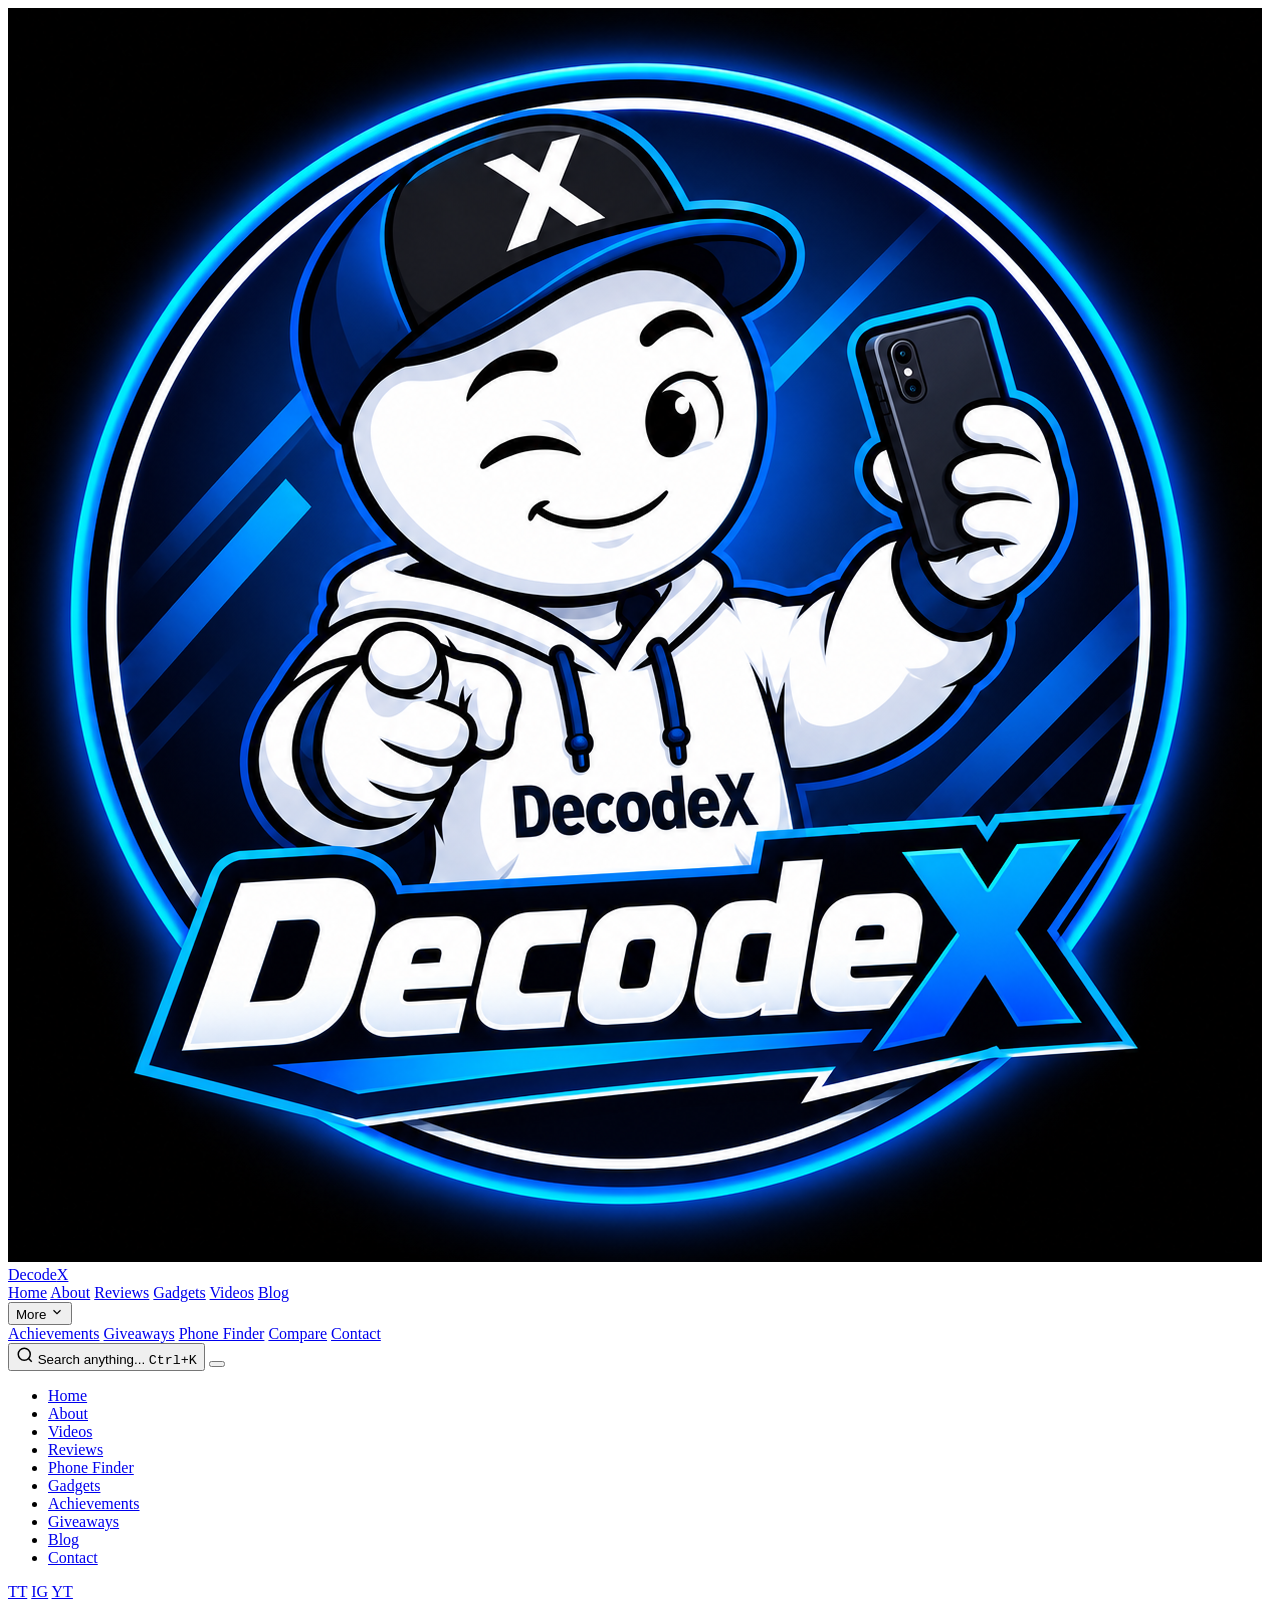
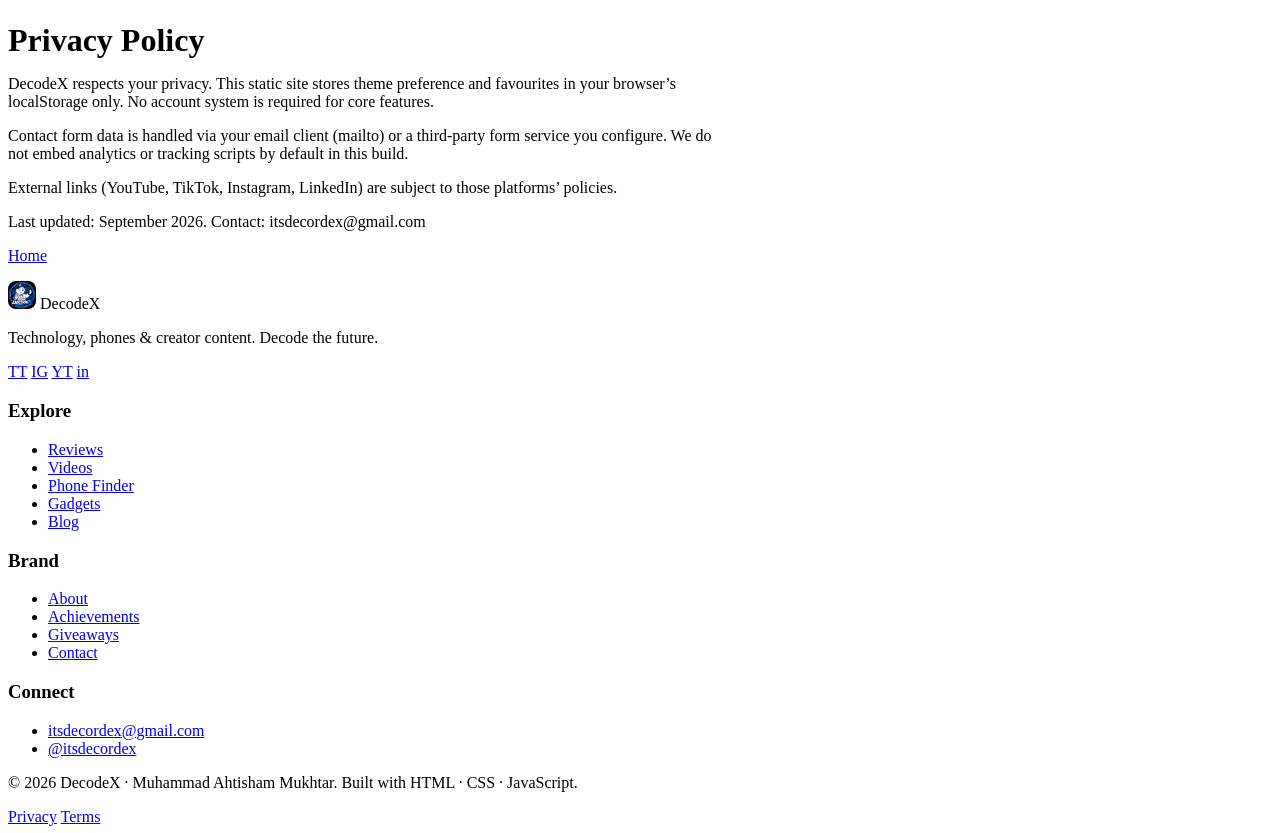
<file: decodex/pages/privacy.html>
<!DOCTYPE html>
<html lang="en" data-theme="dark">
<div id="site-header"></div>
<body>
  <div id="site-header"></div>

  <main class="section"><div class="container" style="max-width:720px">
    <h1 style="margin-bottom:var(--space-6)">Privacy Policy</h1>
    <p style="margin-bottom:var(--space-4)">DecodeX respects your privacy. This static site stores theme preference and favourites in your browser’s localStorage only. No account system is required for core features.</p>
    <p style="margin-bottom:var(--space-4)">Contact form data is handled via your email client (mailto) or a third-party form service you configure. We do not embed analytics or tracking scripts by default in this build.</p>
    <p style="margin-bottom:var(--space-4)">External links (YouTube, TikTok, Instagram, LinkedIn) are subject to those platforms’ policies.</p>
    <p style="color:var(--color-text-muted);font-size:var(--fs-sm)">Last updated: September 2026. Contact: itsdecordex@gmail.com</p>
    <p style="margin-top:var(--space-8)"><a href="../index.html" class="btn btn--outline">Home</a></p>
  </div></main>
  <div id="site-footer"></div>
  <script src="../js/partials.js"></script>
  <script src="../js/app.js"></script>
</body>
</html>
</file>
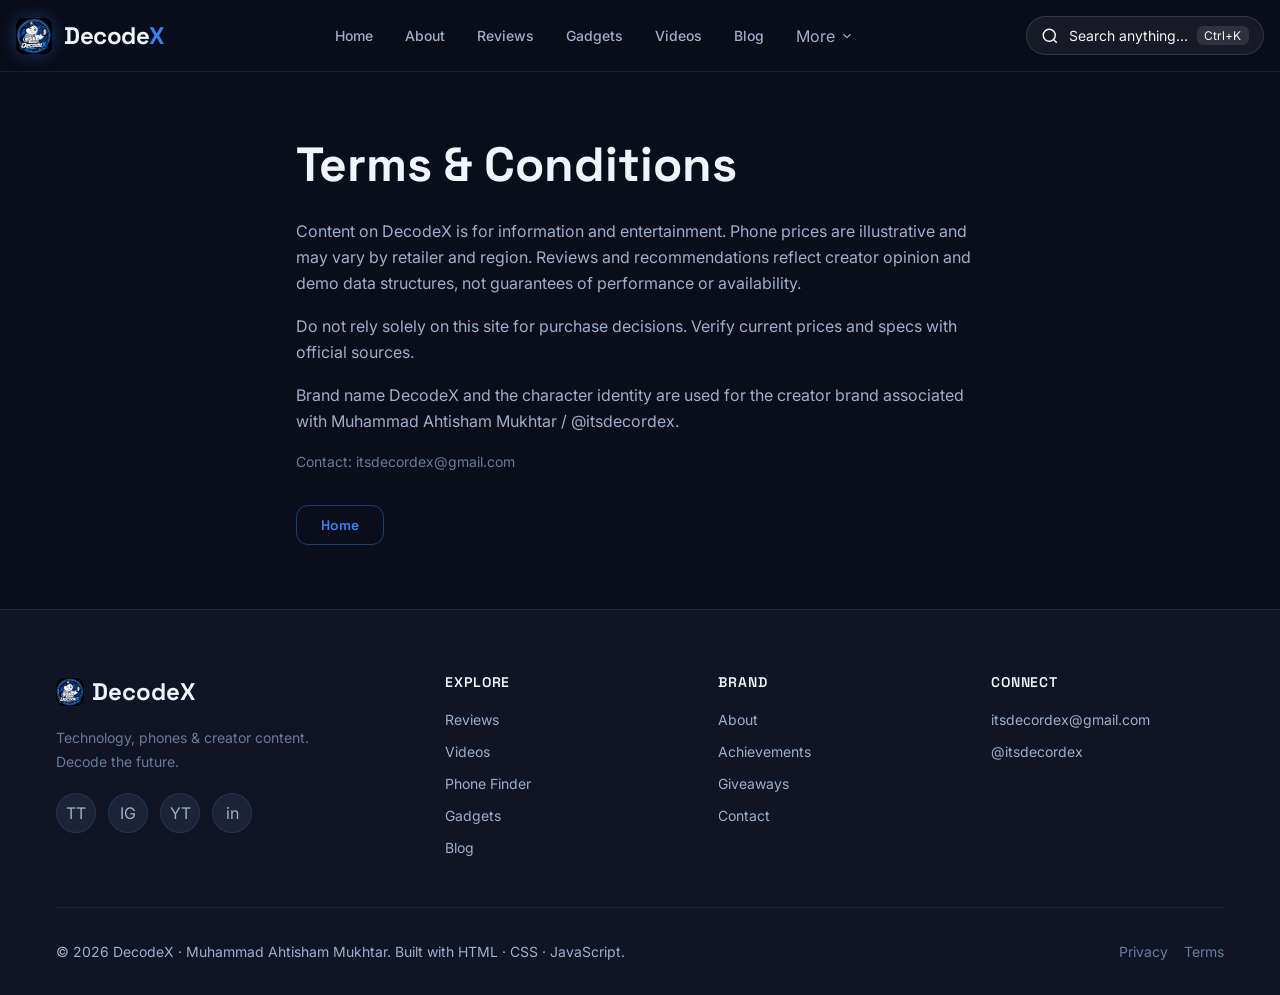
<file: decodex/pages/terms.html>
<!DOCTYPE html>
<html lang="en" data-theme="dark">
<head>
  <meta charset="UTF-8">
  <meta name="viewport" content="width=device-width, initial-scale=1.0">
  <title>Terms — DecodeX</title>
  <link href="https://fonts.googleapis.com/css2?family=Inter:wght@400;500;600&family=Space+Grotesk:wght@500;600;700&display=swap" rel="stylesheet">
  <link rel="stylesheet" href="../css/variables.css">
  <link rel="stylesheet" href="../css/base.css">
  <link rel="stylesheet" href="../css/layout.css">
  <link rel="stylesheet" href="../css/components.css">
</head>
<body>
 <div id="site-header"></div>
  <main class="section"><div class="container" style="max-width:720px">
    <h1 style="margin-bottom:var(--space-6)">Terms & Conditions</h1>
    <p style="margin-bottom:var(--space-4)">Content on DecodeX is for information and entertainment. Phone prices are illustrative and may vary by retailer and region. Reviews and recommendations reflect creator opinion and demo data structures, not guarantees of performance or availability.</p>
    <p style="margin-bottom:var(--space-4)">Do not rely solely on this site for purchase decisions. Verify current prices and specs with official sources.</p>
    <p style="margin-bottom:var(--space-4)">Brand name DecodeX and the character identity are used for the creator brand associated with Muhammad Ahtisham Mukhtar / @itsdecordex.</p>
    <p style="color:var(--color-text-muted);font-size:var(--fs-sm)">Contact: itsdecordex@gmail.com</p>
    <p style="margin-top:var(--space-8)"><a href="../index.html" class="btn btn--outline">Home</a></p>
  </div></main>
  <div id="site-footer"></div>
  <script src="../js/partials.js"></script>
  <script src="../js/app.js"></script>
</body>
</html>
</file>
<file: decodex/css/variables.css>
:root {
  /* Color Tokens - Dark Theme (Default) */
  --color-bg-primary: #0a0e1a;
  --color-bg-secondary: #0f1525;
  --color-bg-tertiary: #151c2e;
  --color-bg-elevated: #1a2338;
  --color-bg-card: #121a2c;
  --color-bg-hover: #1e2a42;
  
  --color-surface: #0d1320;
  --color-surface-alt: #141c2e;
  
  --color-text-primary: #f0f4fc;
  --color-text-secondary: #a0aec8;
  --color-text-muted: #6b7a99;
  --color-text-inverse: #0a0e1a;
  
  --color-accent: #3b82f6;
  --color-accent-hover: #60a5fa;
  --color-accent-muted: #2563eb;
  --color-accent-glow: rgba(59, 130, 246, 0.35);
  --color-accent-soft: rgba(59, 130, 246, 0.12);
  
  --color-royal: #1e3a8a;
  --color-royal-deep: #1e2a5a;
  --color-navy: #0f172a;
  
  --color-border: rgba(148, 163, 184, 0.12);
  --color-border-strong: rgba(148, 163, 184, 0.22);
  --color-border-accent: rgba(59, 130, 246, 0.4);
  
  --color-success: #22c55e;
  --color-warning: #f59e0b;
  --color-error: #ef4444;
  --color-info: #38bdf8;
  
  --color-white: #ffffff;
  --color-black: #000000;
  
  /* Gradients */
  --gradient-hero: linear-gradient(135deg, #0a0e1a 0%, #0f172a 40%, #1e3a5f 100%);
  --gradient-card: linear-gradient(180deg, rgba(30, 42, 66, 0.6) 0%, rgba(15, 21, 37, 0.9) 100%);
  --gradient-accent: linear-gradient(135deg, #3b82f6 0%, #1d4ed8 100%);
  --gradient-glow: radial-gradient(ellipse at center, rgba(59, 130, 246, 0.15) 0%, transparent 70%);
  
  /* Typography */
  --font-heading: 'Space Grotesk', 'Segoe UI', system-ui, sans-serif;
  --font-body: 'Inter', 'Segoe UI', system-ui, sans-serif;
  --font-mono: 'JetBrains Mono', 'Fira Code', monospace;
  
  --fs-xs: 0.75rem;
  --fs-sm: 0.875rem;
  --fs-base: 1rem;
  --fs-md: 1.125rem;
  --fs-lg: 1.25rem;
  --fs-xl: 1.5rem;
  --fs-2xl: 1.875rem;
  --fs-3xl: 2.25rem;
  --fs-4xl: 3rem;
  --fs-5xl: 3.75rem;
  --fs-6xl: 4.5rem;
  
  --fw-normal: 400;
  --fw-medium: 500;
  --fw-semibold: 600;
  --fw-bold: 700;
  --fw-extrabold: 800;
  
  --lh-tight: 1.2;
  --lh-snug: 1.35;
  --lh-normal: 1.5;
  --lh-relaxed: 1.65;
  
  /* Spacing Scale */
  --space-1: 0.25rem;
  --space-2: 0.5rem;
  --space-3: 0.75rem;
  --space-4: 1rem;
  --space-5: 1.25rem;
  --space-6: 1.5rem;
  --space-8: 2rem;
  --space-10: 2.5rem;
  --space-12: 3rem;
  --space-16: 4rem;
  --space-20: 5rem;
  --space-24: 6rem;
  --space-32: 8rem;
  
  /* Border Radius */
  --radius-sm: 0.375rem;
  --radius-md: 0.5rem;
  --radius-lg: 0.75rem;
  --radius-xl: 1rem;
  --radius-2xl: 1.25rem;
  --radius-3xl: 1.5rem;
  --radius-full: 9999px;
  
  /* Shadows */
  --shadow-sm: 0 1px 2px rgba(0, 0, 0, 0.3);
  --shadow-md: 0 4px 12px rgba(0, 0, 0, 0.35);
  --shadow-lg: 0 10px 30px rgba(0, 0, 0, 0.4);
  --shadow-xl: 0 20px 50px rgba(0, 0, 0, 0.45);
  --shadow-glow: 0 0 30px var(--color-accent-glow);
  --shadow-glow-sm: 0 0 15px var(--color-accent-glow);
  --shadow-card: 0 4px 20px rgba(0, 0, 0, 0.25), 0 0 0 1px var(--color-border);
  
  /* Transitions */
  --transition-fast: 150ms ease;
  --transition-base: 250ms ease;
  --transition-slow: 400ms ease;
  --transition-spring: 400ms cubic-bezier(0.34, 1.56, 0.64, 1);
  
  /* Layout */
  --header-height: 72px;
  --container-max: 1200px;
  --container-wide: 1400px;
  --sidebar-width: 280px;
  
  /* Z-index */
  --z-dropdown: 100;
  --z-sticky: 200;
  --z-header: 300;
  --z-modal: 400;
  --z-toast: 500;
  --z-preloader: 600;
}

/* Light Theme */
[data-theme="light"] {
  --color-bg-primary: #f8fafc;
  --color-bg-secondary: #ffffff;
  --color-bg-tertiary: #f1f5f9;
  --color-bg-elevated: #ffffff;
  --color-bg-card: #ffffff;
  --color-bg-hover: #e2e8f0;
  
  --color-surface: #ffffff;
  --color-surface-alt: #f1f5f9;
  
  --color-text-primary: #0f172a;
  --color-text-secondary: #334155;
  --color-text-muted: #64748b;
  --color-text-inverse: #f8fafc;
  
  --color-accent: #2563eb;
  --color-accent-hover: #1d4ed8;
  --color-accent-muted: #3b82f6;
  --color-accent-glow: rgba(37, 99, 235, 0.2);
  --color-accent-soft: rgba(37, 99, 235, 0.08);
  
  --color-royal: #1e40af;
  --color-royal-deep: #1e3a8a;
  --color-navy: #0f172a;
  
  --color-border: rgba(15, 23, 42, 0.1);
  --color-border-strong: rgba(15, 23, 42, 0.18);
  --color-border-accent: rgba(37, 99, 235, 0.35);
  
  --gradient-hero: linear-gradient(135deg, #f8fafc 0%, #e0e7ff 50%, #dbeafe 100%);
  --gradient-card: linear-gradient(180deg, #ffffff 0%, #f8fafc 100%);
  --gradient-accent: linear-gradient(135deg, #2563eb 0%, #1e40af 100%);
  --gradient-glow: radial-gradient(ellipse at center, rgba(37, 99, 235, 0.08) 0%, transparent 70%);
  
  --shadow-sm: 0 1px 2px rgba(0, 0, 0, 0.06);
  --shadow-md: 0 4px 12px rgba(0, 0, 0, 0.08);
  --shadow-lg: 0 10px 30px rgba(0, 0, 0, 0.1);
  --shadow-xl: 0 20px 50px rgba(0, 0, 0, 0.12);
  --shadow-glow: 0 0 25px var(--color-accent-glow);
  --shadow-glow-sm: 0 0 12px var(--color-accent-glow);
  --shadow-card: 0 4px 20px rgba(0, 0, 0, 0.06), 0 0 0 1px var(--color-border);
}

/* Reduced Motion */
@media (prefers-reduced-motion: reduce) {
  :root {
    --transition-fast: 0ms;
    --transition-base: 0ms;
    --transition-slow: 0ms;
    --transition-spring: 0ms;
  }
}
</file>
<file: decodex/css/base.css>
/* Reset & Base */
*,
*::before,
*::after {
  box-sizing: border-box;
  margin: 0;
  padding: 0;
}

html {
  scroll-behavior: smooth;
  -webkit-text-size-adjust: 100%;
  text-size-adjust: 100%;
}

@media (prefers-reduced-motion: reduce) {
  html {
    scroll-behavior: auto;
  }
}

body {
  font-family: var(--font-body);
  font-size: var(--fs-base);
  font-weight: var(--fw-normal);
  line-height: var(--lh-normal);
  color: var(--color-text-primary);
  background-color: var(--color-bg-primary);
  min-height: 100vh;
  overflow-x: hidden;
  -webkit-font-smoothing: antialiased;
  -moz-osx-font-smoothing: grayscale;
}

img, video, svg {
  max-width: 100%;
  height: auto;
  display: block;
}

a {
  color: var(--color-accent);
  text-decoration: none;
  transition: color var(--transition-fast);
}

a:hover {
  color: var(--color-accent-hover);
}

button {
  font-family: inherit;
  cursor: pointer;
  border: none;
  background: none;
}

ul, ol {
  list-style: none;
}

h1, h2, h3, h4, h5, h6 {
  font-family: var(--font-heading);
  font-weight: var(--fw-bold);
  line-height: var(--lh-tight);
  color: var(--color-text-primary);
}

h1 { font-size: var(--fs-4xl); }
h2 { font-size: var(--fs-3xl); }
h3 { font-size: var(--fs-2xl); }
h4 { font-size: var(--fs-xl); }
h5 { font-size: var(--fs-lg); }
h6 { font-size: var(--fs-md); }

p {
  color: var(--color-text-secondary);
  line-height: var(--lh-relaxed);
}

:focus-visible {
  outline: 2px solid var(--color-accent);
  outline-offset: 3px;
}

::selection {
  background: var(--color-accent);
  color: var(--color-white);
}

/* Utility Classes */
.container {
  width: 100%;
  max-width: var(--container-max);
  margin-inline: auto;
  padding-inline: var(--space-4);
}

.container--wide {
  max-width: var(--container-wide);
}

.sr-only {
  position: absolute;
  width: 1px;
  height: 1px;
  padding: 0;
  margin: -1px;
  overflow: hidden;
  clip: rect(0, 0, 0, 0);
  white-space: nowrap;
  border: 0;
}

.visually-hidden {
  position: absolute !important;
  height: 1px;
  width: 1px;
  overflow: hidden;
  clip: rect(1px, 1px, 1px, 1px);
  white-space: nowrap;
}

/* Section spacing */
.section {
  padding-block: var(--space-16);
}

.section--sm {
  padding-block: var(--space-10);
}

.section--lg {
  padding-block: var(--space-24);
}

.section-header {
  margin-bottom: var(--space-10);
  text-align: center;
}

.section-header__eyebrow {
  display: inline-block;
  font-size: var(--fs-sm);
  font-weight: var(--fw-semibold);
  text-transform: uppercase;
  letter-spacing: 0.08em;
  color: var(--color-accent);
  margin-bottom: var(--space-3);
}

.section-header__title {
  margin-bottom: var(--space-3);
}

.section-header__desc {
  max-width: 560px;
  margin-inline: auto;
  color: var(--color-text-secondary);
}

/* Buttons */
.btn {
  display: inline-flex;
  align-items: center;
  justify-content: center;
  gap: var(--space-2);
  padding: 0.75rem 1.5rem;
  font-family: var(--font-heading);
  font-size: var(--fs-sm);
  font-weight: var(--fw-semibold);
  line-height: 1;
  border-radius: var(--radius-lg);
  border: 1px solid transparent;
  transition: all var(--transition-base);
  white-space: nowrap;
  text-decoration: none;
  cursor: pointer;
}

.btn:disabled {
  opacity: 0.5;
  cursor: not-allowed;
}

.btn--primary {
  background: var(--gradient-accent);
  color: var(--color-white);
  box-shadow: var(--shadow-glow-sm);
}

.btn--primary:hover {
  transform: translateY(-2px);
  box-shadow: var(--shadow-glow);
  color: var(--color-white);
}

.btn--secondary {
  background: var(--color-bg-elevated);
  color: var(--color-text-primary);
  border-color: var(--color-border-strong);
}

.btn--secondary:hover {
  background: var(--color-bg-hover);
  border-color: var(--color-accent);
  color: var(--color-accent);
}

.btn--ghost {
  background: transparent;
  color: var(--color-text-secondary);
  border-color: transparent;
}

.btn--ghost:hover {
  color: var(--color-accent);
  background: var(--color-accent-soft);
}

.btn--outline {
  background: transparent;
  color: var(--color-accent);
  border-color: var(--color-border-accent);
}

.btn--outline:hover {
  background: var(--color-accent-soft);
  border-color: var(--color-accent);
}

.btn--sm {
  padding: 0.5rem 1rem;
  font-size: var(--fs-xs);
}

.btn--lg {
  padding: 1rem 2rem;
  font-size: var(--fs-base);
}

.btn--icon {
  width: 44px;
  height: 44px;
  padding: 0;
  border-radius: var(--radius-full);
}

/* Cards */
.card {
  background: var(--color-bg-card);
  border: 1px solid var(--color-border);
  border-radius: var(--radius-xl);
  overflow: hidden;
  transition: all var(--transition-base);
  box-shadow: var(--shadow-card);
}

.card:hover {
  border-color: var(--color-border-accent);
  box-shadow: var(--shadow-lg), var(--shadow-glow-sm);
  transform: translateY(-4px);
}

.card__body {
  padding: var(--space-5);
}

.card__title {
  font-size: var(--fs-lg);
  margin-bottom: var(--space-2);
}

.card__desc {
  font-size: var(--fs-sm);
  color: var(--color-text-secondary);
}

/* Badges */
.badge {
  display: inline-flex;
  align-items: center;
  gap: var(--space-1);
  padding: 0.25rem 0.625rem;
  font-size: var(--fs-xs);
  font-weight: var(--fw-semibold);
  border-radius: var(--radius-full);
  background: var(--color-accent-soft);
  color: var(--color-accent);
  text-transform: uppercase;
  letter-spacing: 0.04em;
}

.badge--success {
  background: rgba(34, 197, 94, 0.15);
  color: var(--color-success);
}

.badge--warning {
  background: rgba(245, 158, 11, 0.15);
  color: var(--color-warning);
}

.badge--error {
  background: rgba(239, 68, 68, 0.15);
  color: var(--color-error);
}

.badge--neutral {
  background: var(--color-bg-hover);
  color: var(--color-text-muted);
}

/* Tags */
.tag {
  display: inline-flex;
  padding: 0.3rem 0.75rem;
  font-size: var(--fs-xs);
  font-weight: var(--fw-medium);
  border-radius: var(--radius-md);
  background: var(--color-bg-tertiary);
  color: var(--color-text-secondary);
  border: 1px solid var(--color-border);
}

/* Grid helpers */
.grid {
  display: grid;
  gap: var(--space-6);
}

.grid--2 {
  grid-template-columns: repeat(2, 1fr);
}

.grid--3 {
  grid-template-columns: repeat(3, 1fr);
}

.grid--4 {
  grid-template-columns: repeat(4, 1fr);
}

@media (max-width: 1024px) {
  .grid--4 { grid-template-columns: repeat(2, 1fr); }
  .grid--3 { grid-template-columns: repeat(2, 1fr); }
}

@media (max-width: 640px) {
  .grid--4,
  .grid--3,
  .grid--2 {
    grid-template-columns: 1fr;
  }
}

/* Flex helpers */
.flex {
  display: flex;
}

.flex-center {
  display: flex;
  align-items: center;
  justify-content: center;
}

.flex-between {
  display: flex;
  align-items: center;
  justify-content: space-between;
}

.gap-2 { gap: var(--space-2); }
.gap-3 { gap: var(--space-3); }
.gap-4 { gap: var(--space-4); }
.gap-6 { gap: var(--space-6); }

/* Text utilities */
.text-center { text-align: center; }
.text-left { text-align: left; }
.text-right { text-align: right; }
.text-accent { color: var(--color-accent); }
.text-muted { color: var(--color-text-muted); }
.text-secondary { color: var(--color-text-secondary); }

/* Glow effects */
.glow {
  box-shadow: var(--shadow-glow);
}

.glow-text {
  text-shadow: 0 0 20px var(--color-accent-glow);
}

/* Scrollbar */
::-webkit-scrollbar {
  width: 8px;
  height: 8px;
}

::-webkit-scrollbar-track {
  background: var(--color-bg-secondary);
}

::-webkit-scrollbar-thumb {
  background: var(--color-bg-hover);
  border-radius: var(--radius-full);
}

::-webkit-scrollbar-thumb:hover {
  background: var(--color-accent-muted);
}
</file>
<file: decodex/css/layout.css>
/* ========== HEADER ========== */
.site-header {
  position: sticky;
  top: 0;
  z-index: var(--z-header);
  height: var(--header-height);
  background: rgba(10, 14, 26, 0.85);
  backdrop-filter: blur(16px);
  -webkit-backdrop-filter: blur(16px);
  border-bottom: 1px solid var(--color-border);
  transition: background var(--transition-base), box-shadow var(--transition-base);
}

[data-theme="light"] .site-header {
  background: rgba(248, 250, 252, 0.9);
}

.site-header.scrolled {
  box-shadow: var(--shadow-md);
}

.header-inner {
  display: flex;
  align-items: center;
  justify-content: space-between;
  height: 100%;
  max-width: var(--container-wide);
  margin-inline: auto;
  padding-inline: var(--space-4);
}

.logo {
  display: flex;
  align-items: center;
  gap: var(--space-3);
  text-decoration: none;
  color: var(--color-text-primary);
  font-family: var(--font-heading);
  font-weight: var(--fw-extrabold);
  font-size: var(--fs-xl);
  letter-spacing: -0.02em;
}

.logo__mark {
  width: 36px;
  height: 36px;
  border-radius: var(--radius-md);
  display: flex;
  align-items: center;
  justify-content: center;
  color: white;
  font-weight: var(--fw-extrabold);
  font-size: var(--fs-lg);
  box-shadow: var(--shadow-glow-sm);
  object-fit: cover;
}

.logo__text span {
  color: var(--color-accent);
}

/* Navigation */
.nav-desktop {
  display: none;
  align-items: center;
  gap: var(--space-1);
}

@media (min-width: 1024px) {
  .nav-desktop {
    display: flex;
  }
}

.nav-link {
  padding: 0.5rem 0.875rem;
  font-size: var(--fs-sm);
  font-weight: var(--fw-medium);
  color: var(--color-text-secondary);
  border-radius: var(--radius-md);
  transition: all var(--transition-fast);
  position: relative;
}

.nav-link:hover,
.nav-link.active {
  color: var(--color-accent);
  background: var(--color-accent-soft);
}

.nav-link.active::after {
  content: '';
  position: absolute;
  bottom: 2px;
  left: 50%;
  transform: translateX(-50%);
  width: 16px;
  height: 2px;
  background: var(--color-accent);
  border-radius: var(--radius-full);
}

/* Header actions */
.header-actions {
  display: flex;
  align-items: center;
  gap: var(--space-2);
}

.theme-toggle,
.search-toggle,
.menu-toggle {
  width: 40px;
  height: 40px;
  display: flex;
  align-items: center;
  justify-content: center;
  border-radius: var(--radius-full);
  color: var(--color-text-secondary);
  background: transparent;
  border: 1px solid transparent;
  transition: all var(--transition-fast);
}

.theme-toggle:hover,
.search-toggle:hover,
.menu-toggle:hover {
  color: var(--color-accent);
  background: var(--color-accent-soft);
  border-color: var(--color-border-accent);
}

.menu-toggle {
  display: flex;
}

@media (min-width: 1024px) {
  .menu-toggle {
    display: none;
  }
}

.menu-toggle__icon {
  width: 22px;
  height: 16px;
  position: relative;
}

.menu-toggle__icon span {
  display: block;
  position: absolute;
  height: 2px;
  width: 100%;
  background: currentColor;
  border-radius: 2px;
  transition: all var(--transition-base);
}

.menu-toggle__icon span:nth-child(1) { top: 0; }
.menu-toggle__icon span:nth-child(2) { top: 7px; }
.menu-toggle__icon span:nth-child(3) { top: 14px; }

.menu-toggle[aria-expanded="true"] .menu-toggle__icon span:nth-child(1) {
  top: 7px;
  transform: rotate(45deg);
}

.menu-toggle[aria-expanded="true"] .menu-toggle__icon span:nth-child(2) {
  opacity: 0;
}

.menu-toggle[aria-expanded="true"] .menu-toggle__icon span:nth-child(3) {
  top: 7px;
  transform: rotate(-45deg);
}

/* Mobile Nav */
.nav-mobile {
  position: fixed;
  inset: var(--header-height) 0 0 0;
  background: var(--color-bg-primary);
  z-index: var(--z-header);
  transform: translateX(100%);
  transition: transform var(--transition-slow);
  overflow-y: auto;
  padding: var(--space-6);
}

.nav-mobile.open {
  transform: translateX(0);
}

.nav-mobile__list {
  display: flex;
  flex-direction: column;
  gap: var(--space-2);
}

.nav-mobile__link {
  display: block;
  padding: var(--space-4);
  font-size: var(--fs-lg);
  font-weight: var(--fw-medium);
  color: var(--color-text-secondary);
  border-radius: var(--radius-lg);
  border: 1px solid transparent;
  transition: all var(--transition-fast);
}

.nav-mobile__link:hover,
.nav-mobile__link.active {
  color: var(--color-accent);
  background: var(--color-accent-soft);
  border-color: var(--color-border-accent);
}

.nav-mobile__socials {
  margin-top: var(--space-8);
  display: flex;
  gap: var(--space-3);
  justify-content: center;
}

/* ========== HERO ========== */
.hero {
  position: relative;
  min-height: calc(100vh - var(--header-height));
  display: flex;
  align-items: flex-start;
  padding-top: var(--space-12);
  overflow: hidden;
  background: var(--gradient-hero);
}
.hero::before {
  content: '';
  position: absolute;
  inset: 0;
  background: var(--gradient-glow);
  pointer-events: none;
}

.hero-inner {
  display: grid;
  grid-template-columns: 1fr;
  gap: var(--space-10);
  align-items: center;
  position: relative;
  z-index: 1;
  padding-block: var(--space-4);
  padding-bottom: var(--space-12);
}

@media (min-width: 900px) {
  .hero-inner {
    grid-template-columns: 1.1fr 0.9fr;
    gap: var(--space-8);
  }
}

.hero-content {
  max-width: 580px;
  position: relative;
}
.hero-sparkle {
  position: absolute;
  top: -2.5rem;
  left: 0.5rem;
  color: var(--color-accent);
  opacity: 0.6;
  animation: float 5s ease-in-out infinite;
}
.hero-eyebrow {
  display: inline-flex;
  align-items: center;
  gap: var(--space-2);
  padding: 0.4rem 0.9rem;
  background: var(--color-accent-soft);
  border: 1px solid var(--color-border-accent);
  border-radius: var(--radius-full);
  font-size: var(--fs-sm);
  font-weight: var(--fw-semibold);
  color: var(--color-accent);
  margin-bottom: var(--space-5);
}

.hero-title {
  font-size: clamp(2.25rem, 5vw, 3.75rem);
  font-weight: var(--fw-extrabold);
  letter-spacing: -0.03em;
  margin-bottom: var(--space-5);
  line-height: 1.1;
}

.hero-title span {
  color: var(--color-accent);
  position: relative;
}
.hero-title__italic {
  color: var(--color-accent);
  font-style: italic;
  position: relative;
  display: inline-block;
}
.hero-title__italic::after {
  content: '';
  position: absolute;
  left: -2%;
  right: -2%;
  bottom: -0.15em;
  height: 0.5em;
  background: url("data:image/svg+xml,%3Csvg xmlns='http://www.w3.org/2000/svg' viewBox='0 0 300 20' preserveAspectRatio='none'%3E%3Cpath d='M2 14 Q150 2 298 14' stroke='%233b82f6' stroke-width='3' fill='none' stroke-linecap='round'/%3E%3C/svg%3E") no-repeat center / 100% 100%;
}
.hero-desc {
  font-size: var(--fs-lg);
  color: var(--color-text-secondary);
  margin-bottom: var(--space-8);
  max-width: 480px;
}

.hero-ctas {
  display: flex;
  flex-wrap: wrap;
  gap: var(--space-3);
  margin-bottom: var(--space-8);
}

.hero-stats {
  display: flex;
  flex-wrap: wrap;
  gap: var(--space-6);
}

.hero-stat {
  text-align: left;
}

.hero-stat__value {
  font-family: var(--font-heading);
  font-size: var(--fs-2xl);
  font-weight: var(--fw-bold);
  color: var(--color-text-primary);
}

.hero-stat__label {
  font-size: var(--fs-sm);
  color: var(--color-text-muted);
}

.hero-character {
  position: relative;
  display: flex;
  justify-content: center;
  align-items: flex-end;
}

.hero-character__img {
  max-width: 380px;
  width: 100%;
  height: auto;
  filter: drop-shadow(0 20px 40px rgba(59, 130, 246, 0.25));
  animation: float 6s ease-in-out infinite;
}

@media (prefers-reduced-motion: reduce) {
  .hero-character__img {
    animation: none;
  }
}

@keyframes float {
  0%, 100% { transform: translateY(0); }
  50% { transform: translateY(-12px); }
}

.hero-character__glow {
  position: absolute;
  bottom: 10%;
  left: 50%;
  transform: translateX(-50%);
  width: 70%;
  height: 40%;
  background: radial-gradient(ellipse, var(--color-accent-glow) 0%, transparent 70%);
  pointer-events: none;
  z-index: -1;
}
.hero-character__tagline {
  position: absolute;
   top: 2%;
  right: 8%;
  font-family: 'Caveat', cursive;
  font-size: 1.8rem;
  font-weight: 700;
  line-height: 1.15;
  color: var(--color-text-primary);
  text-align: right;
  transform: rotate(-4deg);
}
.hero-float {
  position: absolute;
  display: flex;
  align-items: center;
  justify-content: center;
  width: 52px;
  height: 52px;
  border-radius: 50%;
  background: rgba(59, 130, 246, 0.12);
  border: 1px solid rgba(59, 130, 246, 0.35);
  color: var(--color-accent);
  backdrop-filter: blur(4px);
  animation: float 5s ease-in-out infinite;
}

.hero-float--1 { top: 8%;  left: 2%;  animation-delay: 0s; }
.hero-float--2 { top: 32%; left: -6%; animation-delay: 0.6s; }
.hero-float--3 { top: 58%; left: 0%;  animation-delay: 1.2s; }
.hero-float--4 { top: 22%; right: 4%; animation-delay: 0.3s; }
.hero-float--5 { top: 55%; right: 8%; animation-delay: 0.9s; }

@media (max-width: 768px) {
  .hero-float {
    width: 38px;
    height: 38px;
  }
}
/* ========== FOOTER ========== */
.site-footer {
  background: var(--color-bg-secondary);
  border-top: 1px solid var(--color-border);
  padding-block: var(--space-16) var(--space-8);
}

.footer-grid {
  display: grid;
  grid-template-columns: 1.5fr 1fr 1fr 1fr;
  gap: var(--space-10);
  margin-bottom: var(--space-12);
}

@media (max-width: 900px) {
  .footer-grid {
    grid-template-columns: 1fr 1fr;
  }
}

@media (max-width: 560px) {
  .footer-grid {
    grid-template-columns: 1fr;
  }
}

.footer-brand__logo {
  display: flex;
  align-items: center;
  gap: var(--space-2);
  font-family: var(--font-heading);
  font-weight: var(--fw-extrabold);
  font-size: var(--fs-xl);
  color: var(--color-text-primary);
  margin-bottom: var(--space-4);
}

.footer-brand__tagline {
  font-size: var(--fs-sm);
  color: var(--color-text-muted);
  margin-bottom: var(--space-5);
  max-width: 260px;
}

.footer-socials {
  display: flex;
  gap: var(--space-3);
}

.footer-social {
  width: 40px;
  height: 40px;
  display: flex;
  align-items: center;
  justify-content: center;
  border-radius: var(--radius-full);
  background: var(--color-bg-elevated);
  border: 1px solid var(--color-border);
  color: var(--color-text-secondary);
  transition: all var(--transition-fast);
}

.footer-social:hover {
  color: var(--color-accent);
  border-color: var(--color-accent);
  background: var(--color-accent-soft);
  transform: translateY(-2px);
}

.footer-col__title {
  font-size: var(--fs-sm);
  font-weight: var(--fw-semibold);
  text-transform: uppercase;
  letter-spacing: 0.06em;
  color: var(--color-text-primary);
  margin-bottom: var(--space-4);
}

.footer-links {
  display: flex;
  flex-direction: column;
  gap: var(--space-2);
}

.footer-links a {
  font-size: var(--fs-sm);
  color: var(--color-text-secondary);
  transition: color var(--transition-fast);
}

.footer-links a:hover {
  color: var(--color-accent);
}

.footer-bottom {
  display: flex;
  flex-wrap: wrap;
  align-items: center;
  justify-content: space-between;
  gap: var(--space-4);
  padding-top: var(--space-8);
  border-top: 1px solid var(--color-border);
  font-size: var(--fs-sm);
  color: var(--color-text-muted);
}

.footer-bottom__links {
  display: flex;
  gap: var(--space-4);
}

.footer-bottom__links a {
  color: var(--color-text-muted);
}

.footer-bottom__links a:hover {
  color: var(--color-accent);
}

/* Back to top */
.back-to-top {
  position: fixed;
  bottom: var(--space-6);
  right: var(--space-6);
  width: 48px;
  height: 48px;
  display: flex;
  align-items: center;
  justify-content: center;
  background: var(--color-accent);
  color: white;
  border-radius: var(--radius-full);
  box-shadow: var(--shadow-glow);
  opacity: 0;
  visibility: hidden;
  transform: translateY(20px);
  transition: all var(--transition-base);
  z-index: var(--z-sticky);
}

.back-to-top.visible {
  opacity: 1;
  visibility: visible;
  transform: translateY(0);
}

.back-to-top:hover {
  transform: translateY(-4px);
  box-shadow: var(--shadow-glow), var(--shadow-lg);
}

/* Scroll progress */
.scroll-progress {
  position: fixed;
  top: 0;
  left: 0;
  height: 3px;
  background: var(--gradient-accent);
  width: 0%;
  z-index: calc(var(--z-header) + 1);
  transition: width 50ms linear;
}
/* =========================
   MOBILE RESPONSIVE FIX
   ========================= */

@media (max-width: 768px) {

  html,
  body {
    width: 100%;
    max-width: 100%;
    overflow-x: hidden;
  }

  .container,
  .container--wide {
    width: 100%;
    max-width: 100%;
    padding-left: 18px;
    padding-right: 18px;
  }

  /* TOP HEADER */
  .site-header,
  header {
    width: 100%;
    max-width: 100%;
  }

  .site-header .container,
  header .container {
    padding-left: 16px;
    padding-right: 16px;
  }

  /* Mobile navigation */
  .nav-mobile {
    width: 100%;
    max-width: 100%;
    box-sizing: border-box;
  }

  .nav-mobile__list {
    width: 100%;
    box-sizing: border-box;
  }

  /* HERO */
  .hero {
    overflow: hidden;
  }

  .hero-inner {
    grid-template-columns: 1fr;
    gap: 30px;
    text-align: center;
  }

  .hero-content {
    width: 100%;
    min-width: 0;
  }

  .hero-title {
    font-size: clamp(2.3rem, 10vw, 3.5rem);
    line-height: 1.05;
  }

  .hero-desc {
    max-width: 100%;
    font-size: 15px;
  }

  .hero-ctas {
    flex-direction: column;
    width: 100%;
    gap: 12px;
  }

  .hero-ctas .btn {
    width: 100%;
    box-sizing: border-box;
    justify-content: center;
  }

  .hero-character {
    width: 100%;
    min-width: 0;
    min-height: 320px;
  }

  .hero-character__img {
    width: min(75vw, 300px);
    height: auto;
  }

  .hero-stats {
    justify-content: center;
    flex-wrap: wrap;
    gap: 20px;
  }

  /* GRIDS */
  .grid--4,
  .grid--3,
  .grid--2 {
    grid-template-columns: 1fr;
  }

  /* BUTTONS */
  .text-center .btn {
    margin-left: 0 !important;
    margin-bottom: 10px;
  }

  /* SECTIONS */
  .section {
    overflow: hidden;
  }

  /* VIDEO CAROUSEL */
  .video-carousel {
    width: 100%;
    max-width: 100%;
    overflow-x: auto;
  }

  .video-track {
    width: max-content;
  }

  /* SEARCH */
  .search-modal {
    width: calc(100% - 30px);
    max-width: 100%;
  }
}
</file>
<file: decodex/css/components.css>
/* ========== FEATURED / CONTENT CARDS ========== */
.featured-grid {
  display: grid;
  grid-template-columns: repeat(auto-fill, minmax(280px, 1fr));
  gap: var(--space-6);
}

.content-card {
  background: var(--color-bg-card);
  border: 1px solid var(--color-border);
  border-radius: var(--radius-xl);
  overflow: hidden;
  transition: all var(--transition-base);
  display: flex;
  flex-direction: column;
}

.content-card:hover {
  border-color: var(--color-border-accent);
  transform: translateY(-4px);
  box-shadow: var(--shadow-lg), var(--shadow-glow-sm);
}

.content-card__media {
  position: relative;
  aspect-ratio: 16 / 10;
  overflow: hidden;
  background: var(--color-bg-tertiary);
}

.content-card__media img {
  width: 100%;
  height: 100%;
  object-fit: cover;
  transition: transform var(--transition-slow);
}

.content-card:hover .content-card__media img {
  transform: scale(1.05);
}

.content-card__badge {
  position: absolute;
  top: var(--space-3);
  left: var(--space-3);
}

.content-card__body {
  padding: var(--space-5);
  flex: 1;
  display: flex;
  flex-direction: column;
}

.content-card__meta {
  display: flex;
  align-items: center;
  gap: var(--space-3);
  font-size: var(--fs-xs);
  color: var(--color-text-muted);
  margin-bottom: var(--space-2);
}

.content-card__title {
  font-size: var(--fs-lg);
  margin-bottom: var(--space-2);
  display: -webkit-box;
  -webkit-line-clamp: 2;
  -webkit-box-orient: vertical;
  overflow: hidden;
}

.content-card__desc {
  font-size: var(--fs-sm);
  color: var(--color-text-secondary);
  margin-bottom: var(--space-4);
  flex: 1;
  display: -webkit-box;
  -webkit-line-clamp: 2;
  -webkit-box-orient: vertical;
  overflow: hidden;
}

.content-card__footer {
  display: flex;
  align-items: center;
  justify-content: space-between;
  margin-top: auto;
}

/* ========== VIDEO CARDS (TikTok style) ========== */
.video-carousel {
  position: relative;
  overflow: hidden;
}

.video-track {
  display: flex;
  gap: var(--space-4);
  overflow-x: auto;
  scroll-snap-type: x mandatory;
  scroll-behavior: smooth;
  -webkit-overflow-scrolling: touch;
  padding-bottom: var(--space-4);
  scrollbar-width: none;
}

.video-track::-webkit-scrollbar {
  display: none;
}

.video-card {
  flex: 0 0 220px;
  scroll-snap-align: start;
  background: var(--color-bg-card);
  border: 1px solid var(--color-border);
  border-radius: var(--radius-xl);
  overflow: hidden;
  transition: all var(--transition-base);
}

@media (min-width: 640px) {
  .video-card {
    flex: 0 0 260px;
  }
}

.video-card:hover {
  border-color: var(--color-border-accent);
  transform: translateY(-4px);
  box-shadow: var(--shadow-glow-sm);
}

.video-card__thumb {
  position: relative;
  aspect-ratio: 9 / 16;
  background: var(--color-bg-tertiary);
  overflow: hidden;
}

.video-card__thumb img {
  width: 100%;
  height: 100%;
  object-fit: cover;
}

.video-card__platform {
  position: absolute;
  top: var(--space-3);
  right: var(--space-3);
  padding: 0.25rem 0.5rem;
  background: rgba(0, 0, 0, 0.7);
  border-radius: var(--radius-sm);
  font-size: 0.65rem;
  font-weight: var(--fw-semibold);
  color: white;
  text-transform: uppercase;
}

.video-card__play {
  position: absolute;
  inset: 0;
  display: flex;
  align-items: center;
  justify-content: center;
  background: rgba(0, 0, 0, 0.3);
  opacity: 0;
  transition: opacity var(--transition-fast);
}

.video-card:hover .video-card__play {
  opacity: 1;
}

.video-card__play-icon {
  width: 48px;
  height: 48px;
  background: var(--color-accent);
  border-radius: var(--radius-full);
  display: flex;
  align-items: center;
  justify-content: center;
  color: white;
  box-shadow: var(--shadow-glow);
}

.video-card__body {
  padding: var(--space-4);
}

.video-card__title {
  font-size: var(--fs-sm);
  font-weight: var(--fw-semibold);
  margin-bottom: var(--space-1);
  display: -webkit-box;
  -webkit-line-clamp: 2;
  -webkit-box-orient: vertical;
  overflow: hidden;
}

.video-card__meta {
  font-size: var(--fs-xs);
  color: var(--color-text-muted);
}

.carousel-nav {
  display: flex;
  gap: var(--space-2);
  justify-content: flex-end;
  margin-bottom: var(--space-4);
}

.carousel-btn {
  width: 40px;
  height: 40px;
  display: flex;
  align-items: center;
  justify-content: center;
  border-radius: var(--radius-full);
  background: var(--color-bg-elevated);
  border: 1px solid var(--color-border);
  color: var(--color-text-secondary);
  transition: all var(--transition-fast);
}

.carousel-btn:hover:not(:disabled) {
  color: var(--color-accent);
  border-color: var(--color-accent);
  background: var(--color-accent-soft);
}

.carousel-btn:disabled {
  opacity: 0.4;
  cursor: not-allowed;
}

/* ========== PHONE CARDS ========== */
.phone-card {
  background: var(--color-bg-card);
  border: 1px solid var(--color-border);
  border-radius: var(--radius-xl);
  overflow: hidden;
  transition: all var(--transition-base);
  display: flex;
  flex-direction: column;
}

.phone-card:hover {
  border-color: var(--color-border-accent);
  transform: translateY(-4px);
  box-shadow: var(--shadow-lg), var(--shadow-glow-sm);
}

.phone-card__img {
  aspect-ratio: 1;
  background: var(--color-bg-tertiary);
  display: flex;
  align-items: center;
  justify-content: center;
  padding: var(--space-6);
}

.phone-card__img img {
  max-height: 180px;
  object-fit: contain;
}

.phone-card__body {
  padding: var(--space-5);
  flex: 1;
  display: flex;
  flex-direction: column;
}

.phone-card__brand {
  font-size: var(--fs-xs);
  color: var(--color-text-muted);
  text-transform: uppercase;
  letter-spacing: 0.05em;
  margin-bottom: var(--space-1);
}

.phone-card__name {
  font-size: var(--fs-lg);
  margin-bottom: var(--space-2);
}

.phone-card__rating {
  display: flex;
  align-items: center;
  gap: var(--space-2);
  margin-bottom: var(--space-3);
}

.stars {
  display: flex;
  gap: 2px;
  color: var(--color-warning);
}

.phone-card__price {
  font-family: var(--font-heading);
  font-size: var(--fs-xl);
  font-weight: var(--fw-bold);
  color: var(--color-accent);
  margin-bottom: var(--space-1);
}

.phone-card__price-note {
  font-size: var(--fs-xs);
  color: var(--color-text-muted);
  margin-bottom: var(--space-4);
}

.phone-card__specs {
  display: flex;
  flex-wrap: wrap;
  gap: var(--space-2);
  margin-bottom: var(--space-4);
}

.phone-card__actions {
  display: flex;
  gap: var(--space-2);
  margin-top: auto;
}

/* ========== PHONE FINDER ========== */
.finder-panel {
  background: var(--color-bg-card);
  border: 1px solid var(--color-border);
  border-radius: var(--radius-2xl);
  padding: var(--space-8);
}

.finder-criteria {
  display: grid;
  grid-template-columns: repeat(auto-fill, minmax(140px, 1fr));
  gap: var(--space-3);
  margin-bottom: var(--space-6);
}

.criteria-chip {
  display: flex;
  align-items: center;
  gap: var(--space-2);
  padding: 0.75rem 1rem;
  background: var(--color-bg-tertiary);
  border: 1px solid var(--color-border);
  border-radius: var(--radius-lg);
  font-size: var(--fs-sm);
  font-weight: var(--fw-medium);
  color: var(--color-text-secondary);
  cursor: pointer;
  transition: all var(--transition-fast);
  user-select: none;
}

.criteria-chip:hover {
  border-color: var(--color-border-accent);
  color: var(--color-accent);
}

.criteria-chip.active {
  background: var(--color-accent-soft);
  border-color: var(--color-accent);
  color: var(--color-accent);
}

.criteria-chip input {
  display: none;
}

.budget-range {
  margin-bottom: var(--space-6);
}

.budget-range label {
  display: block;
  font-size: var(--fs-sm);
  font-weight: var(--fw-medium);
  margin-bottom: var(--space-2);
  color: var(--color-text-secondary);
}

.budget-range input[type="range"] {
  width: 100%;
  accent-color: var(--color-accent);
}

.budget-display {
  font-family: var(--font-heading);
  font-weight: var(--fw-bold);
  color: var(--color-accent);
  margin-top: var(--space-2);
}

.finder-results {
  margin-top: var(--space-8);
}

.match-card {
  background: var(--color-bg-elevated);
  border: 1px solid var(--color-border);
  border-radius: var(--radius-xl);
  padding: var(--space-5);
  display: grid;
  grid-template-columns: auto 1fr auto;
  gap: var(--space-5);
  align-items: center;
  margin-bottom: var(--space-4);
  transition: all var(--transition-fast);
}

.match-card:hover {
  border-color: var(--color-border-accent);
}

.match-score {
  width: 56px;
  height: 56px;
  border-radius: var(--radius-full);
  background: var(--color-accent-soft);
  border: 2px solid var(--color-accent);
  display: flex;
  align-items: center;
  justify-content: center;
  font-family: var(--font-heading);
  font-weight: var(--fw-bold);
  color: var(--color-accent);
  font-size: var(--fs-sm);
}

/* ========== COMPARISON ========== */
.compare-table {
  width: 100%;
  border-collapse: collapse;
  font-size: var(--fs-sm);
}

.compare-table th,
.compare-table td {
  padding: var(--space-3) var(--space-4);
  text-align: left;
  border-bottom: 1px solid var(--color-border);
}

.compare-table th {
  background: var(--color-bg-tertiary);
  font-weight: var(--fw-semibold);
  color: var(--color-text-primary);
}

.compare-table td {
  color: var(--color-text-secondary);
}

.compare-table .highlight {
  color: var(--color-accent);
  font-weight: var(--fw-semibold);
}

.compare-mobile {
  display: none;
}

@media (max-width: 768px) {
  .compare-desktop {
    display: none;
  }
  .compare-mobile {
    display: block;
  }
  .compare-mobile__section {
    margin-bottom: var(--space-6);
  }
  .compare-mobile__row {
    display: grid;
    grid-template-columns: 1fr 1fr;
    gap: var(--space-3);
    padding: var(--space-3) 0;
    border-bottom: 1px solid var(--color-border);
  }
  .compare-mobile__label {
    grid-column: 1 / -1;
    font-size: var(--fs-xs);
    font-weight: var(--fw-semibold);
    color: var(--color-text-muted);
    text-transform: uppercase;
    margin-bottom: var(--space-1);
  }
}

/* ========== CONTACT FORM ========== */
.contact-form {
  display: grid;
  gap: var(--space-5);
}

.form-group {
  display: flex;
  flex-direction: column;
  gap: var(--space-2);
}

.form-group label {
  font-size: var(--fs-sm);
  font-weight: var(--fw-medium);
  color: var(--color-text-secondary);
}

.form-group input,
.form-group select,
.form-group textarea {
  padding: 0.875rem 1rem;
  background: var(--color-bg-tertiary);
  border: 1px solid var(--color-border);
  border-radius: var(--radius-lg);
  color: var(--color-text-primary);
  font-family: inherit;
  font-size: var(--fs-base);
  transition: border-color var(--transition-fast), box-shadow var(--transition-fast);
}

.form-group input:focus,
.form-group select:focus,
.form-group textarea:focus {
  outline: none;
  border-color: var(--color-accent);
  box-shadow: 0 0 0 3px var(--color-accent-soft);
}

.form-group textarea {
  min-height: 140px;
  resize: vertical;
}

.form-group .error-msg {
  font-size: var(--fs-xs);
  color: var(--color-error);
  display: none;
}

.form-group.has-error input,
.form-group.has-error select,
.form-group.has-error textarea {
  border-color: var(--color-error);
}

.form-group.has-error .error-msg {
  display: block;
}

.form-row {
  display: grid;
  grid-template-columns: 1fr 1fr;
  gap: var(--space-5);
}

@media (max-width: 560px) {
  .form-row {
    grid-template-columns: 1fr;
  }
}

/* ========== TOAST ========== */
.toast-container {
  position: fixed;
  bottom: var(--space-6);
  left: 50%;
  transform: translateX(-50%);
  z-index: var(--z-toast);
  display: flex;
  flex-direction: column;
  gap: var(--space-3);
  pointer-events: none;
}

.toast {
  pointer-events: auto;
  padding: var(--space-4) var(--space-5);
  background: var(--color-bg-elevated);
  border: 1px solid var(--color-border);
  border-radius: var(--radius-lg);
  box-shadow: var(--shadow-lg);
  display: flex;
  align-items: center;
  gap: var(--space-3);
  min-width: 280px;
  max-width: 420px;
  animation: toast-in 0.3s ease;
}

.toast--success {
  border-color: var(--color-success);
}

.toast--error {
  border-color: var(--color-error);
}

@keyframes toast-in {
  from {
    opacity: 0;
    transform: translateY(20px);
  }
  to {
    opacity: 1;
    transform: translateY(0);
  }
}

/* ========== SEARCH MODAL ========== */
.search-overlay {
  position: fixed;
  inset: 0;
  background: rgba(0, 0, 0, 0.7);
  backdrop-filter: blur(8px);
  z-index: var(--z-modal);
  display: flex;
  align-items: flex-start;
  justify-content: center;
  padding-top: 15vh;
  opacity: 0;
  visibility: hidden;
  transition: all var(--transition-base);
}

.search-overlay.open {
  opacity: 1;
  visibility: visible;
}

.search-modal {
  width: 100%;
  max-width: 600px;
  background: var(--color-bg-card);
  border: 1px solid var(--color-border);
  border-radius: var(--radius-2xl);
  box-shadow: var(--shadow-xl);
  overflow: hidden;
  transform: translateY(-20px);
  transition: transform var(--transition-base);
}

.search-overlay.open .search-modal {
  transform: translateY(0);
}

.search-input-wrap {
  display: flex;
  align-items: center;
  gap: var(--space-3);
  padding: var(--space-4) var(--space-5);
  border-bottom: 1px solid var(--color-border);
}

.search-input-wrap input {
  flex: 1;
  background: transparent;
  border: none;
  color: var(--color-text-primary);
  font-size: var(--fs-lg);
  outline: none;
}

.search-results {
  max-height: 400px;
  overflow-y: auto;
  padding: var(--space-3);
}

.search-result-item {
  display: flex;
  align-items: center;
  gap: var(--space-3);
  padding: var(--space-3) var(--space-4);
  border-radius: var(--radius-lg);
  cursor: pointer;
  transition: background var(--transition-fast);
}

.search-result-item:hover,
.search-result-item:focus {
  background: var(--color-accent-soft);
}

.search-empty {
  padding: var(--space-8);
  text-align: center;
  color: var(--color-text-muted);
}

/* ========== ANNOUNCEMENT BANNER ========== */
.announcement-banner {
  background: var(--gradient-accent);
  color: white;
  padding: var(--space-3) var(--space-4);
  text-align: center;
  font-size: var(--fs-sm);
  font-weight: var(--fw-medium);
  position: relative;
}

.announcement-banner a {
  color: white;
  text-decoration: underline;
}

.announcement-banner__close {
  position: absolute;
  right: var(--space-4);
  top: 50%;
  transform: translateY(-50%);
  color: white;
  opacity: 0.8;
  background: none;
  border: none;
  cursor: pointer;
  font-size: var(--fs-lg);
}

/* ========== SKELETON ========== */
.skeleton {
  background: linear-gradient(90deg, var(--color-bg-tertiary) 25%, var(--color-bg-hover) 50%, var(--color-bg-tertiary) 75%);
  background-size: 200% 100%;
  animation: skeleton-pulse 1.5s ease-in-out infinite;
  border-radius: var(--radius-md);
}

@keyframes skeleton-pulse {
  0% { background-position: 200% 0; }
  100% { background-position: -200% 0; }
}

@media (prefers-reduced-motion: reduce) {
  .skeleton {
    animation: none;
  }
}

/* ========== EMPTY STATE ========== */
.empty-state {
  text-align: center;
  padding: var(--space-16) var(--space-4);
}

.empty-state__icon {
  font-size: 3rem;
  margin-bottom: var(--space-4);
  opacity: 0.5;
}

.empty-state__title {
  margin-bottom: var(--space-2);
}

.empty-state__desc {
  color: var(--color-text-muted);
  max-width: 360px;
  margin-inline: auto;
}

/* ========== ACHIEVEMENT / BADGE ========== */
.achievement-card {
  background: var(--color-bg-card);
  border: 1px solid var(--color-border);
  border-radius: var(--radius-xl);
  padding: var(--space-6);
  text-align: center;
  transition: all var(--transition-base);
}

.achievement-card:hover {
  border-color: var(--color-border-accent);
  box-shadow: var(--shadow-glow-sm);
}

.achievement-card__icon {
  width: 64px;
  height: 64px;
  margin-inline: auto;
  margin-bottom: var(--space-4);
  background: var(--color-accent-soft);
  border-radius: var(--radius-full);
  display: flex;
  align-items: center;
  justify-content: center;
  font-size: 1.75rem;
  color: var(--color-accent);
}

.achievement-card__title {
  font-size: var(--fs-lg);
  margin-bottom: var(--space-2);
}

.achievement-card__desc {
  font-size: var(--fs-sm);
  color: var(--color-text-secondary);
}

.demo-label {
  display: inline-block;
  margin-top: var(--space-3);
  font-size: var(--fs-xs);
  padding: 0.2rem 0.5rem;
  background: rgba(245, 158, 11, 0.15);
  color: var(--color-warning);
  border-radius: var(--radius-sm);
  font-weight: var(--fw-semibold);
}
.search-bar-trigger {
  display: flex;
  align-items: center;
  gap: 0.6rem;
  background: rgba(255, 255, 255, 0.06);
  border: 1px solid rgba(255, 255, 255, 0.12);
  border-radius: var(--radius-full);
  padding: 0.55rem 0.9rem;
  color: var(--text-secondary);
  cursor: pointer;
  min-width: 220px;
  font-size: var(--fs-sm);
}

.search-bar-trigger:hover {
  border-color: var(--color-primary);
}

.search-bar-trigger span {
  flex: 1;
  text-align: left;
}

.search-bar-trigger kbd {
  background: rgba(255, 255, 255, 0.1);
  border-radius: var(--radius-sm);
  padding: 0.15rem 0.45rem;
  font-size: var(--fs-xs);
  font-family: inherit;
}
.nav-dropdown {
  position: relative;
}

.nav-dropdown__btn {
  display: flex;
  align-items: center;
  gap: 0.3rem;
  background: none;
  border: none;
  cursor: pointer;
  font: inherit;
}

.nav-dropdown__menu {
  position: absolute;
  top: calc(100% + 0.5rem);
  left: 0;
  min-width: 180px;
  background: var(--bg-elevated, #0f1c33);
  border: 1px solid rgba(255, 255, 255, 0.12);
  border-radius: var(--radius-md);
  padding: 0.4rem;
  display: flex;
  flex-direction: column;
  gap: 0.15rem;
  opacity: 0;
  visibility: hidden;
  transform: translateY(-6px);
  transition: all 0.2s ease;
  z-index: 100;
}

.nav-dropdown.open .nav-dropdown__menu {
  opacity: 1;
  visibility: visible;
  transform: translateY(0);
}

.nav-dropdown__menu a {
  padding: 0.55rem 0.8rem;
  border-radius: var(--radius-sm);
  color: var(--text-secondary);
  text-decoration: none;
  font-size: var(--fs-sm);
}

.nav-dropdown__menu a:hover {
  background: rgba(59, 130, 246, 0.15);
  color: var(--text-primary);
}

.nav-dropdown.open .nav-dropdown__btn svg {
  transform: rotate(180deg);
}

.nav-dropdown__btn svg {
  transition: transform 0.2s ease;
}
.video-modal {
  position: fixed;
  inset: 0;
  z-index: 999;
  display: none;
  align-items: center;
  justify-content: center;
}

.video-modal.open {
  display: flex;
}

.video-modal__backdrop {
  position: absolute;
  inset: 0;
  background: rgba(0, 0, 0, 0.85);
}

.video-modal__box {
  position: relative;
  z-index: 1;
  width: min(420px, 90vw);
  max-height: 85vh;
  background: #000;
  border-radius: var(--radius-lg);
  overflow: hidden;
}

.video-modal__frame {
  position: relative;
  width: 100%;
  aspect-ratio: 9 / 16;
}

.video-modal__frame iframe {
  position: absolute;
  inset: 0;
  width: 100%;
  height: 100%;
  border: 0;
}

.video-modal__close {
  position: absolute;
  top: 0.6rem;
  right: 0.6rem;
  z-index: 2;
  width: 36px;
  height: 36px;
  border-radius: 50%;
  background: rgba(255, 255, 255, 0.15);
  color: #fff;
  border: none;
  cursor: pointer;
  display: flex;
  align-items: center;
  justify-content: center;
}
/* =========================================================
   DECODEX — COMPLETE MOBILE RESPONSIVE FIX
   ========================================================= */

@media (max-width: 768px) {

  /* ---------- GLOBAL ---------- */

  html,
  body {
    width: 100%;
    max-width: 100%;
    overflow-x: hidden;
  }

  *,
  *::before,
  *::after {
    box-sizing: border-box;
  }

  img,
  video,
  iframe {
    max-width: 100%;
  }

  .container,
  .container--wide {
    width: 100%;
    max-width: 100%;
    padding-left: 16px;
    padding-right: 16px;
  }


  /* ---------- ANNOUNCEMENT BAR ---------- */

  .announcement-banner {
    width: 100%;
    padding: 10px 42px 10px 16px;
    font-size: 12px;
    line-height: 1.4;
    min-height: 42px;
  }

  .announcement-banner__close {
    right: 12px;
  }


  /* ---------- HEADER ---------- */

  #site-header {
    width: 100%;
    max-width: 100%;
  }

  #site-header header,
  #site-header .site-header,
  #site-header .header {
    width: 100%;
    max-width: 100%;
  }

  #site-header .container {
    width: 100%;
    max-width: 100%;
    padding-left: 14px;
    padding-right: 14px;
  }

  #site-header .header-inner,
  #site-header .site-header__inner,
  #site-header .header__inner {
    width: 100%;
    min-width: 0;
    gap: 8px;
  }

  #site-header .logo,
  #site-header .header__logo {
    min-width: 0;
    max-width: 145px;
  }

  /* Header actions ko screen se bahar nahi jane dena */
  #site-header .header__actions {
    min-width: 0;
    max-width: 100%;
    gap: 6px;
    flex-shrink: 1;
  }


  /* ---------- SEARCH BAR ---------- */

  #site-header .search-bar-trigger,
  .search-bar-trigger {
    min-width: 0;
    width: auto;
    max-width: 100%;
    flex: 1 1 auto;
    padding: 8px 10px;
    gap: 7px;
    font-size: 12px;
  }

  .search-bar-trigger span {
    min-width: 0;
    overflow: hidden;
    white-space: nowrap;
    text-overflow: ellipsis;
  }

  .search-bar-trigger kbd {
    display: none;
  }


  /* ---------- MOBILE MENU ---------- */

  .nav-mobile {
    width: 100%;
    max-width: 100%;
    box-sizing: border-box;
    overflow-x: hidden;
  }

  .nav-mobile__list {
    width: 100%;
    max-width: 100%;
    padding-left: 16px;
    padding-right: 16px;
    box-sizing: border-box;
  }

  .nav-mobile__link {
    width: 100%;
    max-width: 100%;
    box-sizing: border-box;
  }


  /* ---------- HERO ---------- */

  .hero {
    width: 100%;
    overflow: hidden;
  }

  .hero-inner {
    display: grid;
    grid-template-columns: 1fr;
    gap: 28px;
    width: 100%;
    text-align: center;
  }

  .hero-content {
    width: 100%;
    min-width: 0;
  }

  .hero-title {
    font-size: clamp(2.25rem, 11vw, 3.4rem);
    line-height: 1.05;
    word-break: normal;
  }

  .hero-desc {
    width: 100%;
    max-width: 100%;
    font-size: 15px;
    line-height: 1.65;
  }

  .hero-ctas {
    display: flex;
    flex-direction: column;
    width: 100%;
    gap: 10px;
  }

  .hero-ctas .btn {
    width: 100%;
    max-width: 100%;
    margin: 0 !important;
    justify-content: center;
  }

  .hero-stats {
    display: flex;
    flex-wrap: wrap;
    justify-content: center;
    gap: 18px;
  }

  .hero-stat {
    max-width: 100%;
  }

  .hero-character {
    width: 100%;
    min-width: 0;
    min-height: 300px;
  }

  .hero-character__img {
    width: min(78vw, 300px);
    height: auto;
  }


  /* ---------- SECTION HEADERS ---------- */

  .section-header {
    width: 100%;
    max-width: 100%;
  }

  .section-header__title {
    font-size: clamp(1.7rem, 7vw, 2.4rem);
    line-height: 1.15;
  }

  .section-header__desc {
    max-width: 100%;
    font-size: 14px;
  }


  /* ---------- ALL GRIDS ---------- */

  .grid--4,
  .grid--3,
  .grid--2 {
    grid-template-columns: 1fr;
  }


  /* ---------- FEATURED CARDS ---------- */

  .featured-grid {
    grid-template-columns: 1fr;
    width: 100%;
  }

  .content-card,
  .phone-card,
  .card {
    width: 100%;
    min-width: 0;
  }

  .content-card__body,
  .phone-card__body {
    padding: 16px;
  }


  /* ---------- PHONE CARDS ---------- */

  .phone-card__img {
    padding: 20px;
  }

  .phone-card__img img {
    max-width: 180px;
    width: 100%;
    max-height: 180px;
  }

  .phone-card__actions {
    flex-direction: column;
    width: 100%;
  }

  .phone-card__actions .btn {
    width: 100%;
  }


  /* ---------- VIDEO CAROUSEL ---------- */

  .video-carousel {
    width: 100%;
    max-width: 100%;
    overflow: hidden;
  }

  .video-track {
    width: 100%;
    max-width: 100%;
    overflow-x: auto;
    padding-bottom: 12px;
  }

  .video-card {
    flex: 0 0 190px;
  }

  .carousel-nav {
    justify-content: space-between;
  }


  /* ---------- FINDER ---------- */

  .finder-panel {
    width: 100%;
    padding: 18px;
  }

  .finder-criteria {
    grid-template-columns: 1fr 1fr;
  }

  .match-card {
    grid-template-columns: 1fr;
    gap: 14px;
    text-align: center;
  }

  .match-score {
    margin: auto;
  }


  /* ---------- FORMS ---------- */

  .form-row {
    grid-template-columns: 1fr;
  }

  .form-group input,
  .form-group select,
  .form-group textarea {
    width: 100%;
    max-width: 100%;
  }


  /* ---------- COMPARISON ---------- */

  .compare-mobile__row {
    grid-template-columns: 1fr;
    gap: 6px;
  }


  /* ---------- SEARCH MODAL ---------- */

  .search-overlay {
    padding: 70px 12px 20px;
    align-items: flex-start;
  }

  .search-modal {
    width: 100%;
    max-width: 100%;
    border-radius: 18px;
  }

  .search-input-wrap {
    padding: 12px 14px;
  }

  .search-input-wrap input {
    min-width: 0;
    width: 100%;
    font-size: 16px;
  }

  .search-results {
    max-height: 65vh;
  }


  /* ---------- TOAST ---------- */

  .toast-container {
    width: calc(100% - 24px);
    left: 12px;
    right: 12px;
    transform: none;
    bottom: 12px;
  }

  .toast {
    width: 100%;
    min-width: 0;
    max-width: 100%;
  }


  /* ---------- VIDEO MODAL ---------- */

  .video-modal__box {
    width: calc(100% - 24px);
    max-width: 420px;
    max-height: 90vh;
  }


  /* ---------- BUTTONS ---------- */

  .text-center .btn {
    max-width: 100%;
    margin-left: 0 !important;
    margin-right: 0 !important;
    margin-bottom: 10px;
  }

}


/* =========================================================
   SMALL PHONES — 360px / 375px
   ========================================================= */

@media (max-width: 480px) {

  .container,
  .container--wide {
    padding-left: 14px;
    padding-right: 14px;
  }

  .hero-title {
    font-size: clamp(2rem, 11vw, 2.8rem);
  }

  .hero-character {
    min-height: 270px;
  }

  .hero-character__img {
    width: min(75vw, 270px);
  }

  .finder-criteria {
    grid-template-columns: 1fr;
  }

  .video-card {
    flex-basis: 175px;
  }

  .carousel-btn {
    width: 36px;
    height: 36px;
  }

  .announcement-banner {
    font-size: 11px;
  }
}


/* =========================================================
   VERY SMALL PHONES — 320px / 360px
   ========================================================= */

@media (max-width: 360px) {

  .container,
  .container--wide {
    padding-left: 12px;
    padding-right: 12px;
  }

  .hero-title {
    font-size: 2rem;
  }

  .hero-desc {
    font-size: 14px;
  }

  .search-bar-trigger {
    font-size: 11px;
    padding: 7px 8px;
  }

  .video-card {
    flex-basis: 165px;
  }
}
</file>
